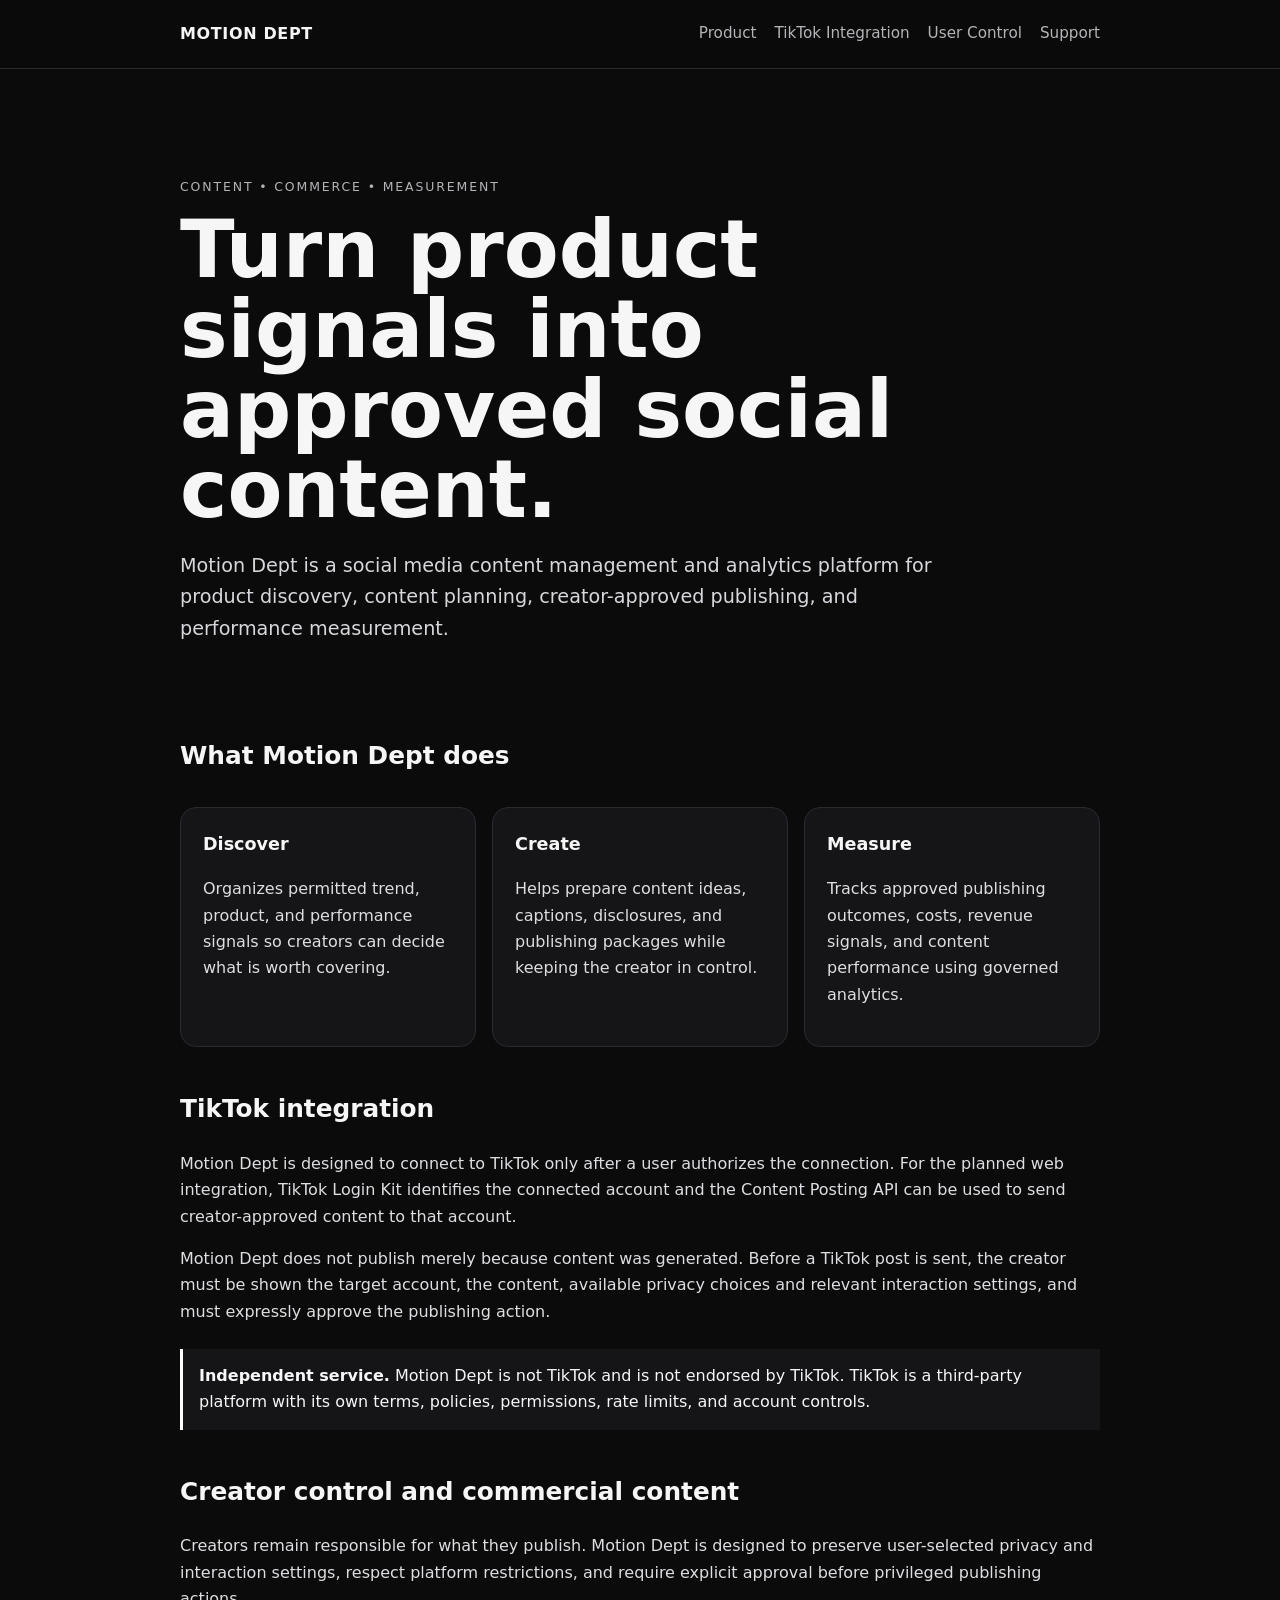
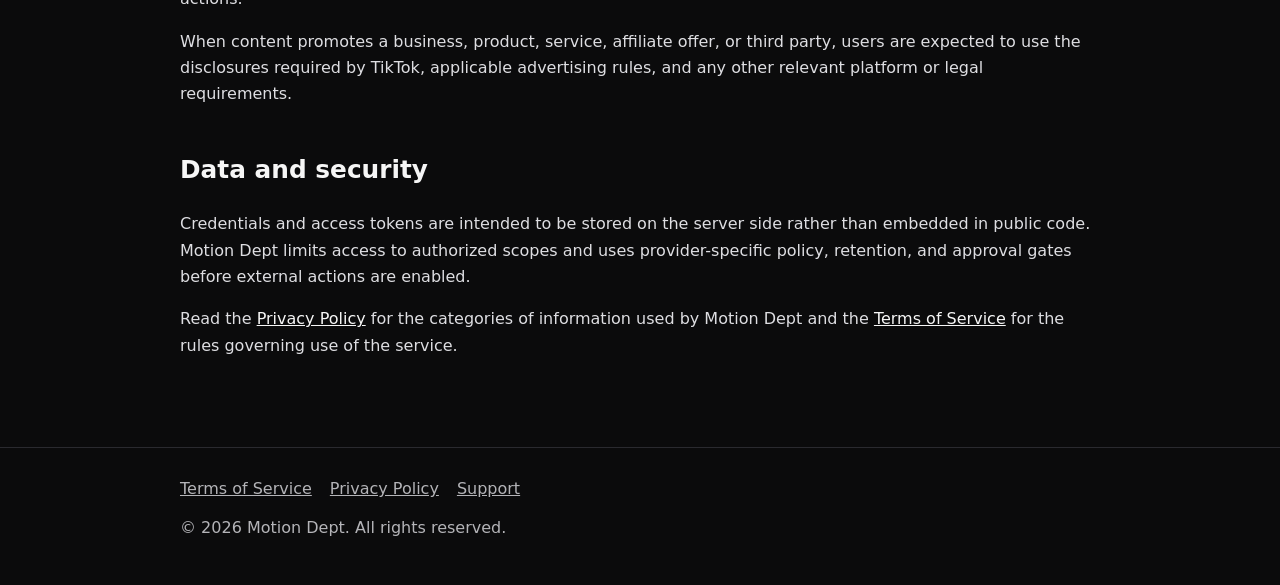
<file: index.html>
<!doctype html>
<html lang="en">
<head>
  <meta charset="utf-8">
  <meta name="viewport" content="width=device-width,initial-scale=1">
  <title>Motion Dept — Social Commerce Content Operations</title>
  <meta name="description" content="Motion Dept helps creators discover products, prepare social content, approve posts, and measure performance across connected accounts.">
  <link rel="stylesheet" href="styles.css">
</head>
<body>
<header><div class="wrap"><nav>
  <a class="brand" href="index.html">MOTION DEPT</a>
  <div class="navlinks"><a href="#product">Product</a><a href="#tiktok">TikTok Integration</a><a href="#control">User Control</a><a href="support/">Support</a></div>
</nav></div></header>
<main>
  <div class="wrap hero">
    <div class="kicker">Content • Commerce • Measurement</div>
    <h1>Turn product signals into approved social content.</h1>
    <p class="lead">Motion Dept is a social media content management and analytics platform for product discovery, content planning, creator-approved publishing, and performance measurement.</p>
  </div>
  <section class="wrap" id="product">
    <h2>What Motion Dept does</h2>
    <div class="grid">
      <article class="card"><h3>Discover</h3><p>Organizes permitted trend, product, and performance signals so creators can decide what is worth covering.</p></article>
      <article class="card"><h3>Create</h3><p>Helps prepare content ideas, captions, disclosures, and publishing packages while keeping the creator in control.</p></article>
      <article class="card"><h3>Measure</h3><p>Tracks approved publishing outcomes, costs, revenue signals, and content performance using governed analytics.</p></article>
    </div>
  </section>
  <section class="wrap" id="tiktok">
    <h2>TikTok integration</h2>
    <p>Motion Dept is designed to connect to TikTok only after a user authorizes the connection. For the planned web integration, TikTok Login Kit identifies the connected account and the Content Posting API can be used to send creator-approved content to that account.</p>
    <p>Motion Dept does not publish merely because content was generated. Before a TikTok post is sent, the creator must be shown the target account, the content, available privacy choices and relevant interaction settings, and must expressly approve the publishing action.</p>
    <div class="notice"><strong>Independent service.</strong> Motion Dept is not TikTok and is not endorsed by TikTok. TikTok is a third-party platform with its own terms, policies, permissions, rate limits, and account controls.</div>
  </section>
  <section class="wrap" id="control">
    <h2>Creator control and commercial content</h2>
    <p>Creators remain responsible for what they publish. Motion Dept is designed to preserve user-selected privacy and interaction settings, respect platform restrictions, and require explicit approval before privileged publishing actions.</p>
    <p>When content promotes a business, product, service, affiliate offer, or third party, users are expected to use the disclosures required by TikTok, applicable advertising rules, and any other relevant platform or legal requirements.</p>
    <h2>Data and security</h2>
    <p>Credentials and access tokens are intended to be stored on the server side rather than embedded in public code. Motion Dept limits access to authorized scopes and uses provider-specific policy, retention, and approval gates before external actions are enabled.</p>
    <p>Read the <a href="privacy/">Privacy Policy</a> for the categories of information used by Motion Dept and the <a href="terms/">Terms of Service</a> for the rules governing use of the service.</p>
  </section>
</main>
<footer><div class="wrap">
  <div class="links"><a href="terms/">Terms of Service</a><a href="privacy/">Privacy Policy</a><a href="support/">Support</a></div>
  <div>© 2026 Motion Dept. All rights reserved.</div>
</div></footer>
</body>
</html>
</file>
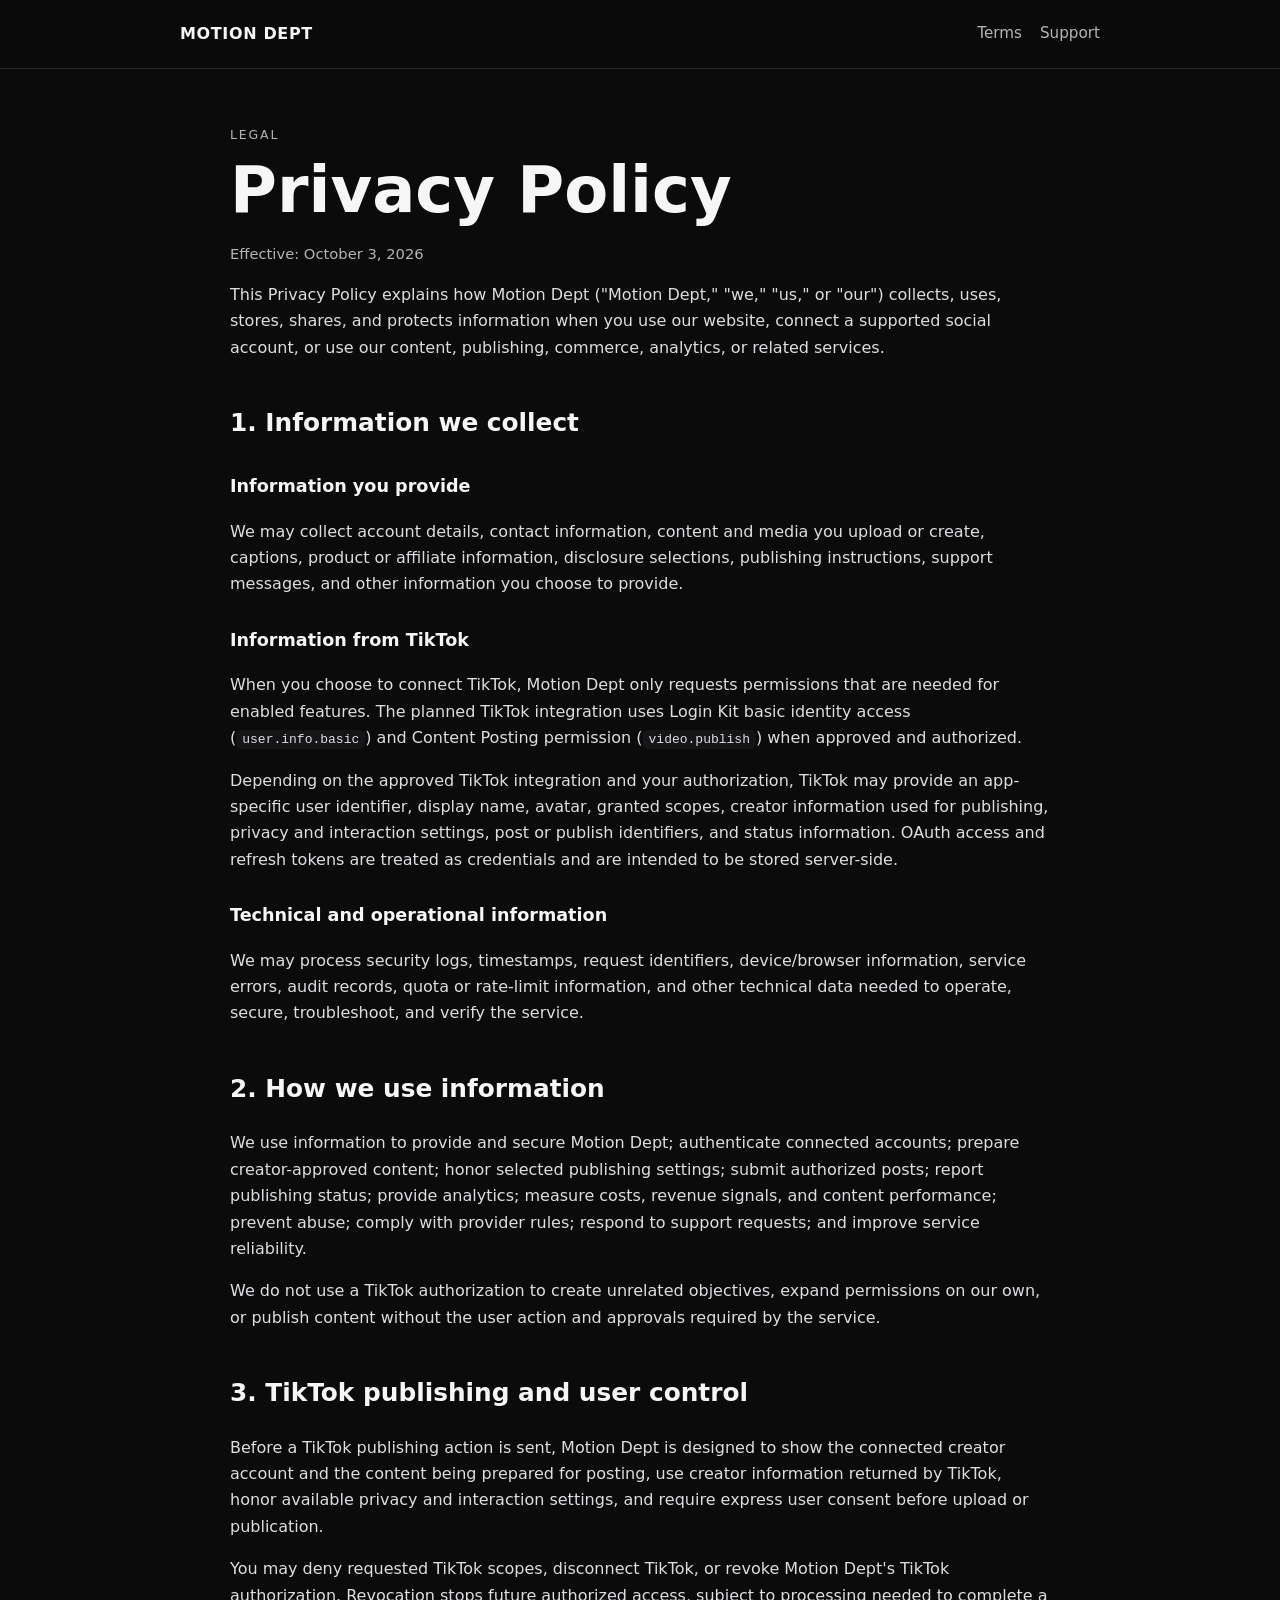
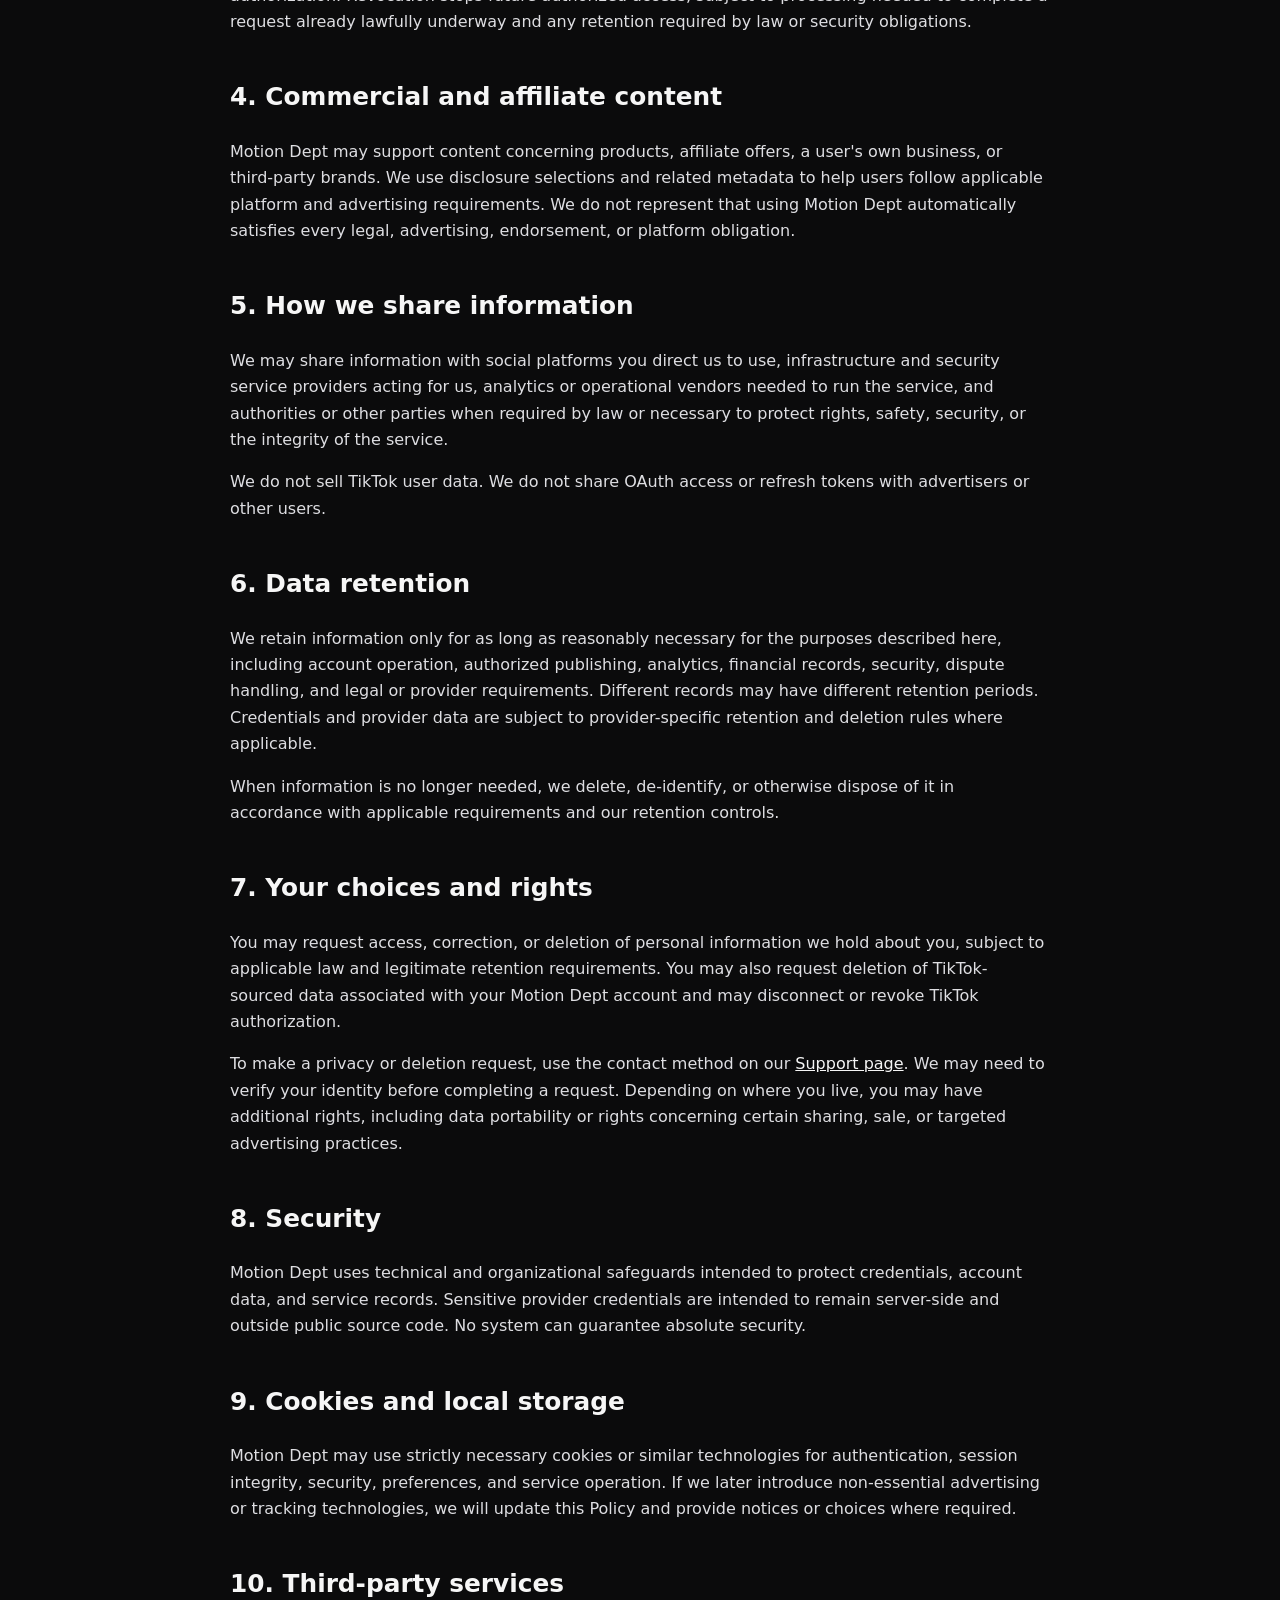
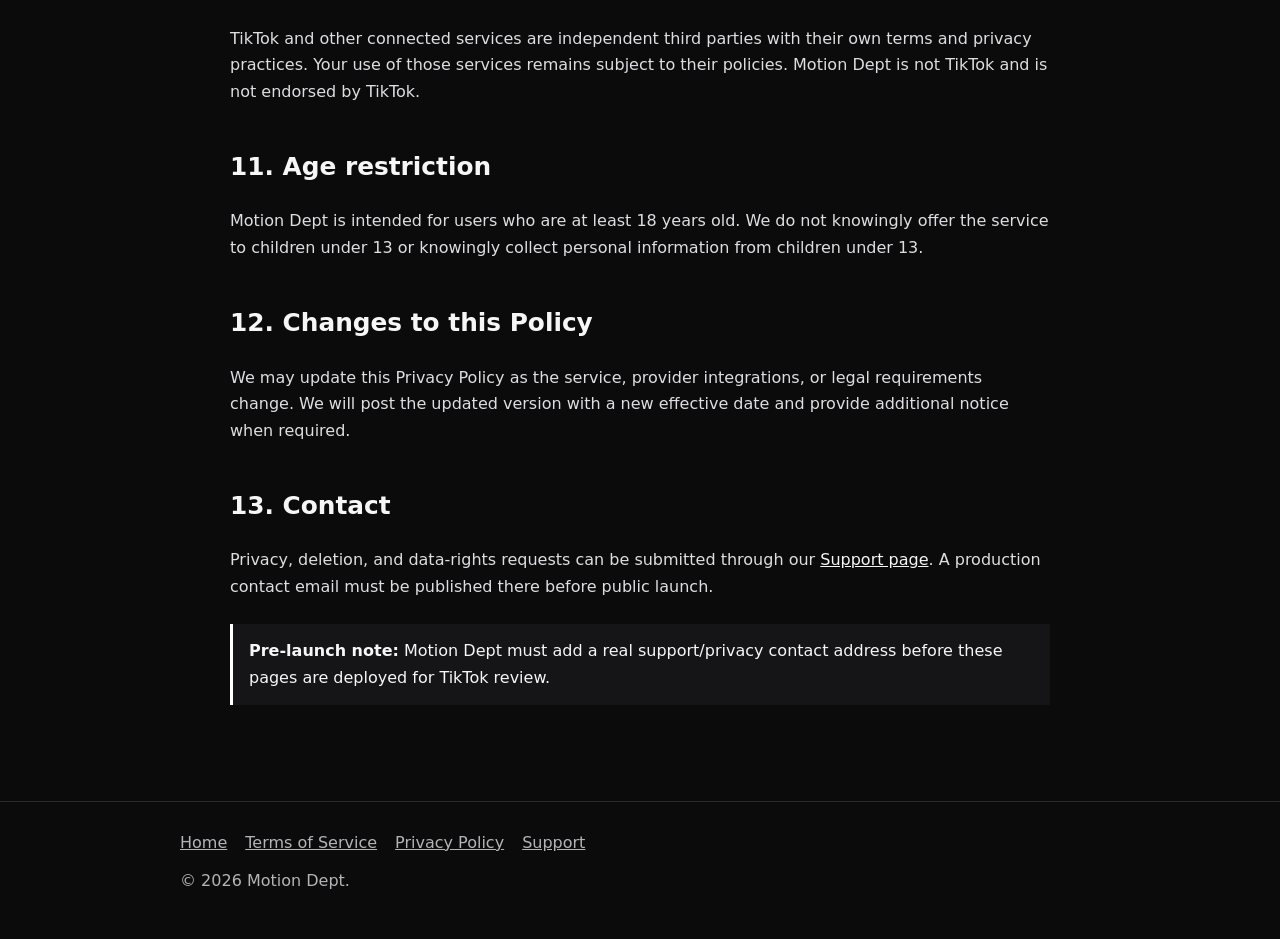
<file: privacy/index.html>
<!doctype html>
<html lang="en">
<head>
  <meta charset="utf-8"><meta name="viewport" content="width=device-width,initial-scale=1">
  <title>Privacy Policy — Motion Dept</title><link rel="stylesheet" href="../styles.css">
</head>
<body>
<header><div class="wrap"><nav><a class="brand" href="../">MOTION DEPT</a><div class="navlinks"><a href="terms/">Terms</a><a href="support/">Support</a></div></nav></div></header>
<main><article class="wrap legal">
  <div class="kicker">Legal</div><h1>Privacy Policy</h1>
  <p class="meta">Effective: October 3, 2026</p>
  <p>This Privacy Policy explains how Motion Dept ("Motion Dept," "we," "us," or "our") collects, uses, stores, shares, and protects information when you use our website, connect a supported social account, or use our content, publishing, commerce, analytics, or related services.</p>
  <h2>1. Information we collect</h2>
  <h3>Information you provide</h3>
  <p>We may collect account details, contact information, content and media you upload or create, captions, product or affiliate information, disclosure selections, publishing instructions, support messages, and other information you choose to provide.</p>
  <h3>Information from TikTok</h3>
  <p>When you choose to connect TikTok, Motion Dept only requests permissions that are needed for enabled features. The planned TikTok integration uses Login Kit basic identity access (<code>user.info.basic</code>) and Content Posting permission (<code>video.publish</code>) when approved and authorized.</p>
  <p>Depending on the approved TikTok integration and your authorization, TikTok may provide an app-specific user identifier, display name, avatar, granted scopes, creator information used for publishing, privacy and interaction settings, post or publish identifiers, and status information. OAuth access and refresh tokens are treated as credentials and are intended to be stored server-side.</p>
  <h3>Technical and operational information</h3>
  <p>We may process security logs, timestamps, request identifiers, device/browser information, service errors, audit records, quota or rate-limit information, and other technical data needed to operate, secure, troubleshoot, and verify the service.</p>
  <h2>2. How we use information</h2>
  <p>We use information to provide and secure Motion Dept; authenticate connected accounts; prepare creator-approved content; honor selected publishing settings; submit authorized posts; report publishing status; provide analytics; measure costs, revenue signals, and content performance; prevent abuse; comply with provider rules; respond to support requests; and improve service reliability.</p>
  <p>We do not use a TikTok authorization to create unrelated objectives, expand permissions on our own, or publish content without the user action and approvals required by the service.</p>
  <h2>3. TikTok publishing and user control</h2>
  <p>Before a TikTok publishing action is sent, Motion Dept is designed to show the connected creator account and the content being prepared for posting, use creator information returned by TikTok, honor available privacy and interaction settings, and require express user consent before upload or publication.</p>
  <p>You may deny requested TikTok scopes, disconnect TikTok, or revoke Motion Dept's TikTok authorization. Revocation stops future authorized access, subject to processing needed to complete a request already lawfully underway and any retention required by law or security obligations.</p>
  <h2>4. Commercial and affiliate content</h2>
  <p>Motion Dept may support content concerning products, affiliate offers, a user's own business, or third-party brands. We use disclosure selections and related metadata to help users follow applicable platform and advertising requirements. We do not represent that using Motion Dept automatically satisfies every legal, advertising, endorsement, or platform obligation.</p>
  <h2>5. How we share information</h2>
  <p>We may share information with social platforms you direct us to use, infrastructure and security service providers acting for us, analytics or operational vendors needed to run the service, and authorities or other parties when required by law or necessary to protect rights, safety, security, or the integrity of the service.</p>
  <p>We do not sell TikTok user data. We do not share OAuth access or refresh tokens with advertisers or other users.</p>
  <h2>6. Data retention</h2>
  <p>We retain information only for as long as reasonably necessary for the purposes described here, including account operation, authorized publishing, analytics, financial records, security, dispute handling, and legal or provider requirements. Different records may have different retention periods. Credentials and provider data are subject to provider-specific retention and deletion rules where applicable.</p>
  <p>When information is no longer needed, we delete, de-identify, or otherwise dispose of it in accordance with applicable requirements and our retention controls.</p>
  <h2>7. Your choices and rights</h2>
  <p>You may request access, correction, or deletion of personal information we hold about you, subject to applicable law and legitimate retention requirements. You may also request deletion of TikTok-sourced data associated with your Motion Dept account and may disconnect or revoke TikTok authorization.</p>
  <p>To make a privacy or deletion request, use the contact method on our <a href="support/">Support page</a>. We may need to verify your identity before completing a request. Depending on where you live, you may have additional rights, including data portability or rights concerning certain sharing, sale, or targeted advertising practices.</p>
  <h2>8. Security</h2>
  <p>Motion Dept uses technical and organizational safeguards intended to protect credentials, account data, and service records. Sensitive provider credentials are intended to remain server-side and outside public source code. No system can guarantee absolute security.</p>
  <h2>9. Cookies and local storage</h2>
  <p>Motion Dept may use strictly necessary cookies or similar technologies for authentication, session integrity, security, preferences, and service operation. If we later introduce non-essential advertising or tracking technologies, we will update this Policy and provide notices or choices where required.</p>
  <h2>10. Third-party services</h2>
  <p>TikTok and other connected services are independent third parties with their own terms and privacy practices. Your use of those services remains subject to their policies. Motion Dept is not TikTok and is not endorsed by TikTok.</p>
  <h2>11. Age restriction</h2>
  <p>Motion Dept is intended for users who are at least 18 years old. We do not knowingly offer the service to children under 13 or knowingly collect personal information from children under 13.</p>
  <h2>12. Changes to this Policy</h2>
  <p>We may update this Privacy Policy as the service, provider integrations, or legal requirements change. We will post the updated version with a new effective date and provide additional notice when required.</p>
  <h2>13. Contact</h2>
  <p>Privacy, deletion, and data-rights requests can be submitted through our <a href="support/">Support page</a>. A production contact email must be published there before public launch.</p>
  <div class="notice"><strong>Pre-launch note:</strong> Motion Dept must add a real support/privacy contact address before these pages are deployed for TikTok review.</div>
</article></main>
<footer><div class="wrap"><div class="links"><a href="../">Home</a><a href="terms/">Terms of Service</a><a href="privacy/">Privacy Policy</a><a href="support/">Support</a></div><div>© 2026 Motion Dept.</div></div></footer>
</body></html>
</file>
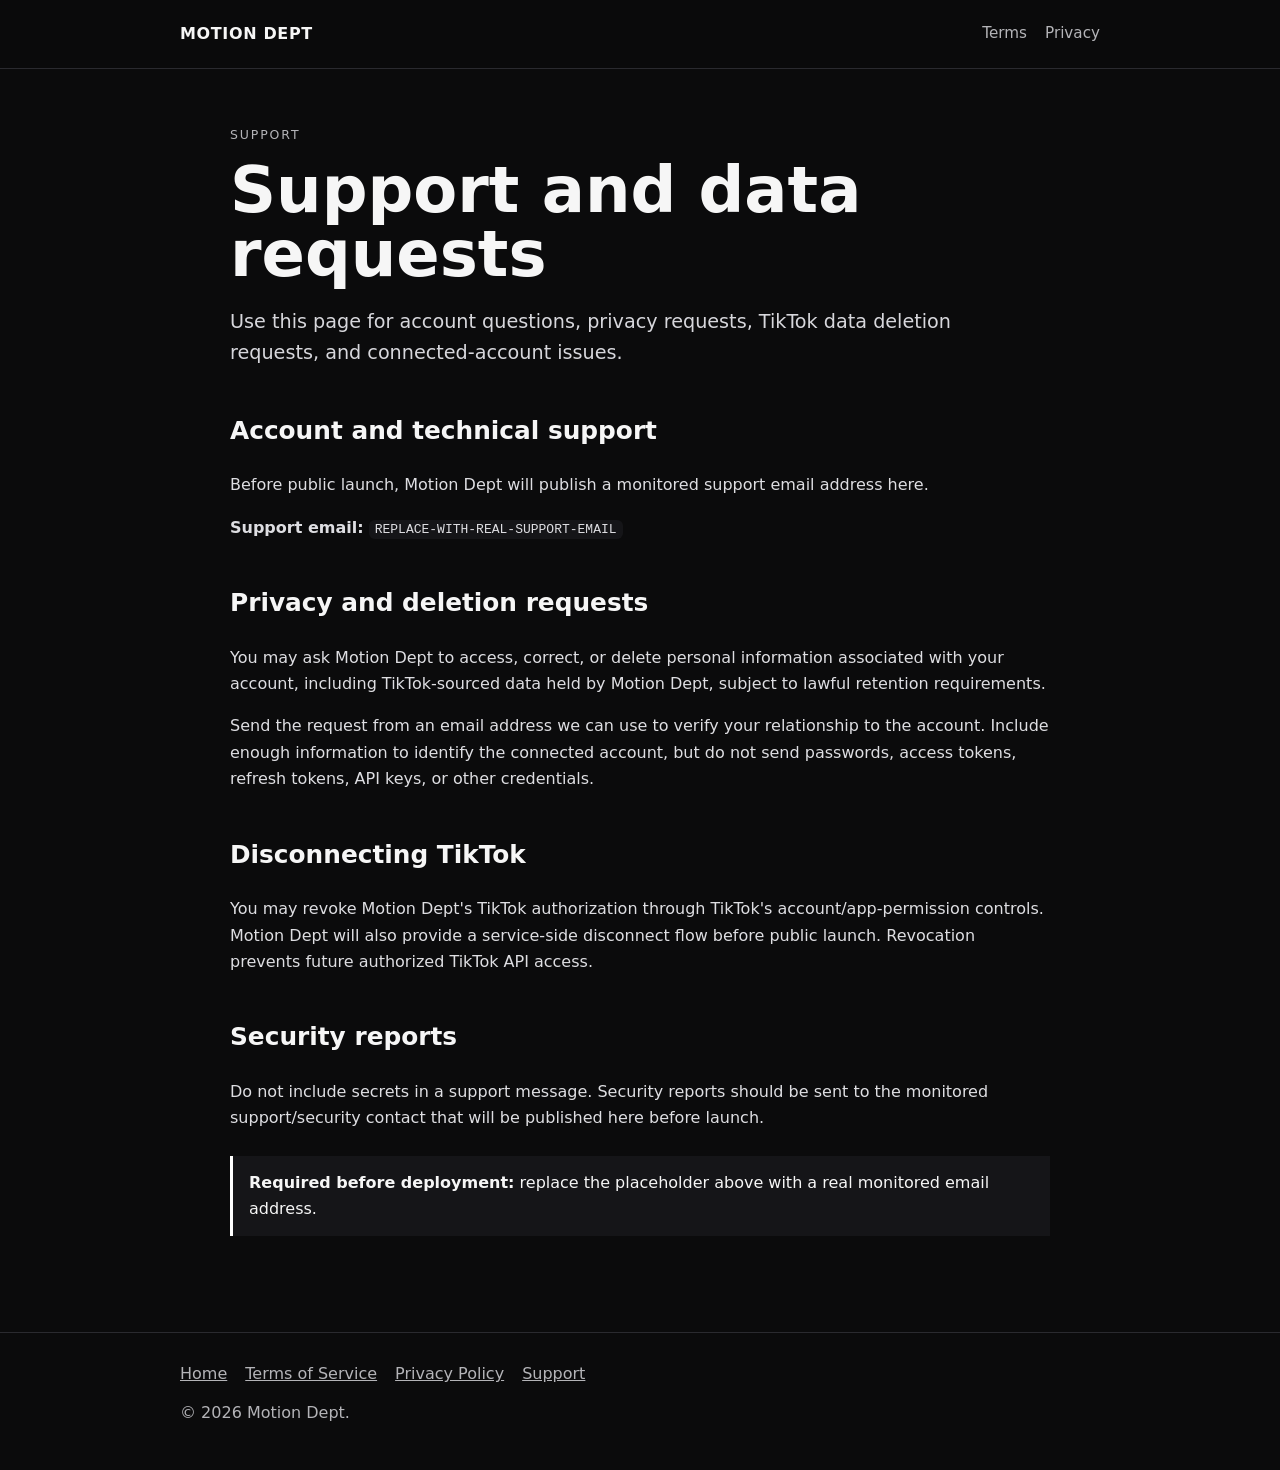
<file: support/index.html>
<!doctype html>
<html lang="en">
<head>
  <meta charset="utf-8"><meta name="viewport" content="width=device-width,initial-scale=1">
  <title>Support — Motion Dept</title><link rel="stylesheet" href="../styles.css">
</head>
<body>
<header><div class="wrap"><nav><a class="brand" href="../">MOTION DEPT</a><div class="navlinks"><a href="terms/">Terms</a><a href="privacy/">Privacy</a></div></nav></div></header>
<main><article class="wrap legal">
  <div class="kicker">Support</div><h1>Support and data requests</h1>
  <p class="lead">Use this page for account questions, privacy requests, TikTok data deletion requests, and connected-account issues.</p>
  <h2>Account and technical support</h2>
  <p>Before public launch, Motion Dept will publish a monitored support email address here.</p>
  <p><strong>Support email:</strong> <code>REPLACE-WITH-REAL-SUPPORT-EMAIL</code></p>
  <h2>Privacy and deletion requests</h2>
  <p>You may ask Motion Dept to access, correct, or delete personal information associated with your account, including TikTok-sourced data held by Motion Dept, subject to lawful retention requirements.</p>
  <p>Send the request from an email address we can use to verify your relationship to the account. Include enough information to identify the connected account, but do not send passwords, access tokens, refresh tokens, API keys, or other credentials.</p>
  <h2>Disconnecting TikTok</h2>
  <p>You may revoke Motion Dept's TikTok authorization through TikTok's account/app-permission controls. Motion Dept will also provide a service-side disconnect flow before public launch. Revocation prevents future authorized TikTok API access.</p>
  <h2>Security reports</h2>
  <p>Do not include secrets in a support message. Security reports should be sent to the monitored support/security contact that will be published here before launch.</p>
  <div class="notice"><strong>Required before deployment:</strong> replace the placeholder above with a real monitored email address.</div>
</article></main>
<footer><div class="wrap"><div class="links"><a href="../">Home</a><a href="terms/">Terms of Service</a><a href="privacy/">Privacy Policy</a><a href="support/">Support</a></div><div>© 2026 Motion Dept.</div></div></footer>
</body></html>
</file>
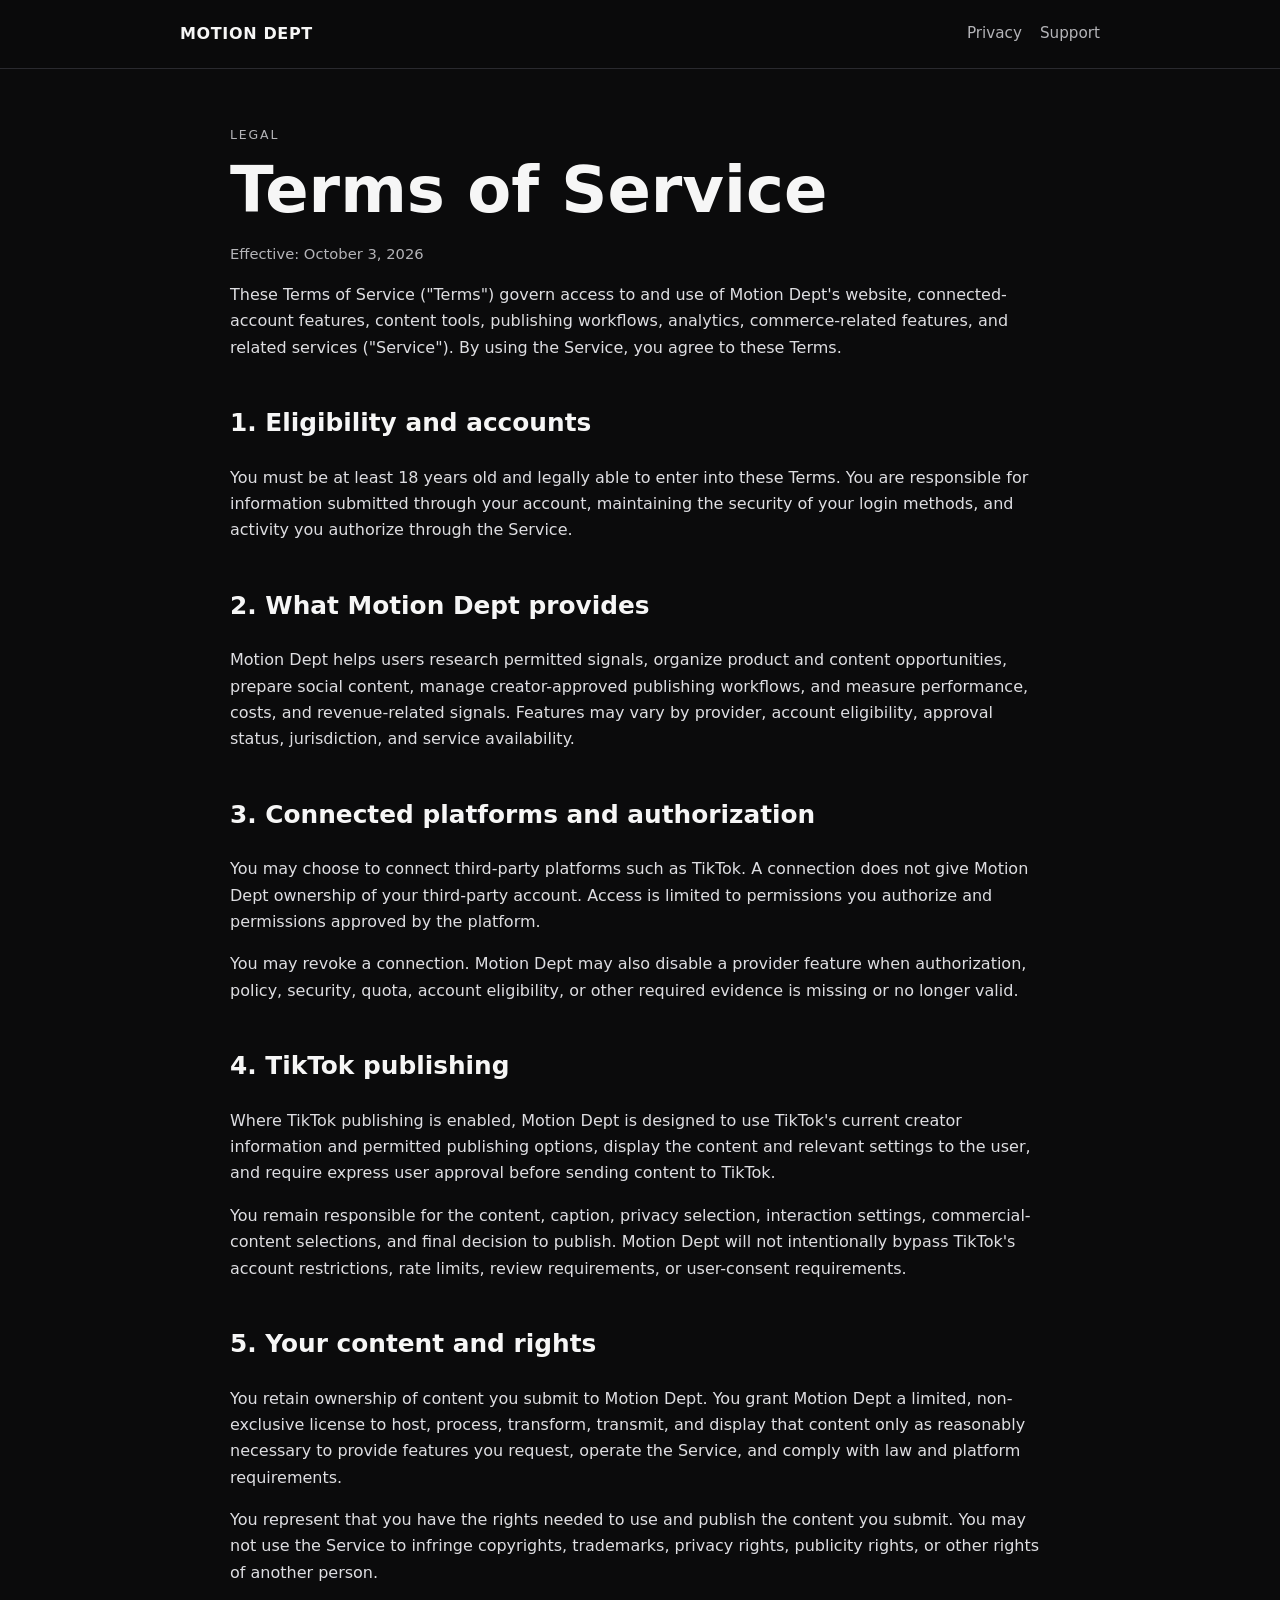
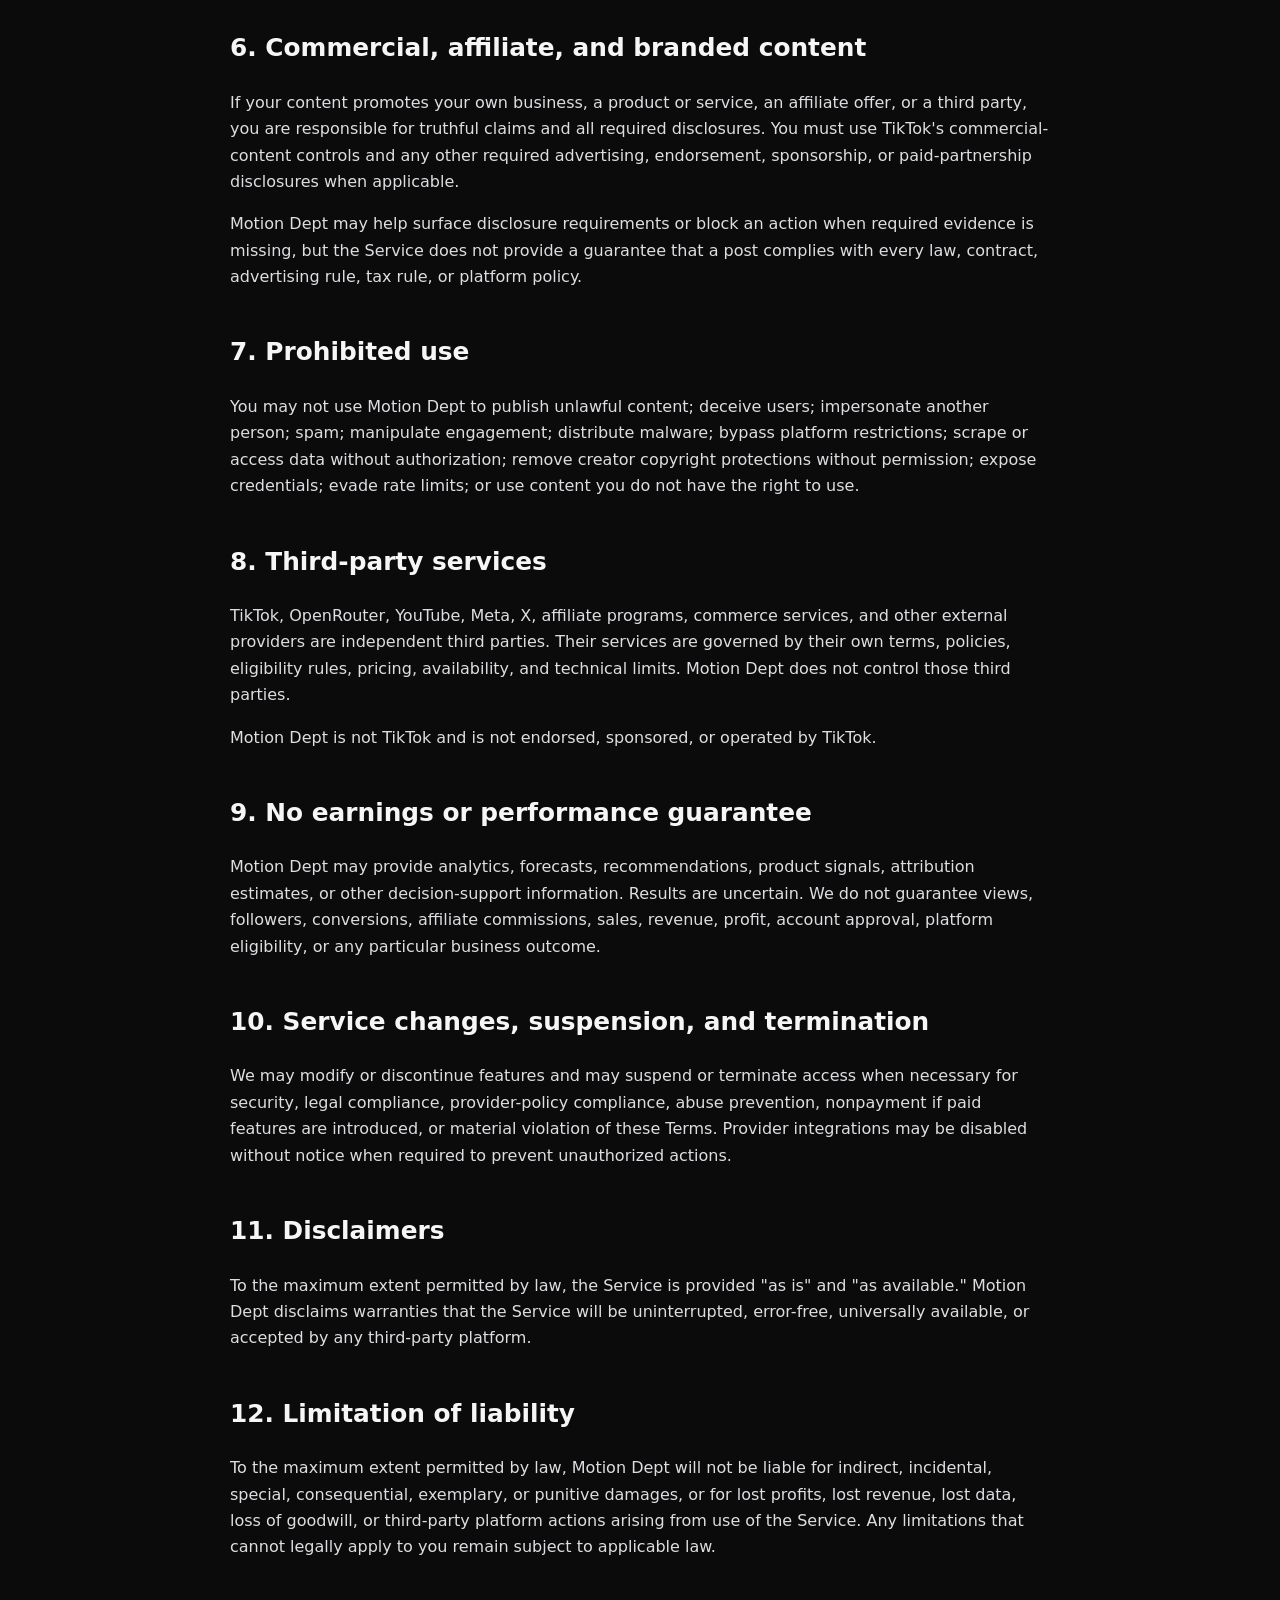
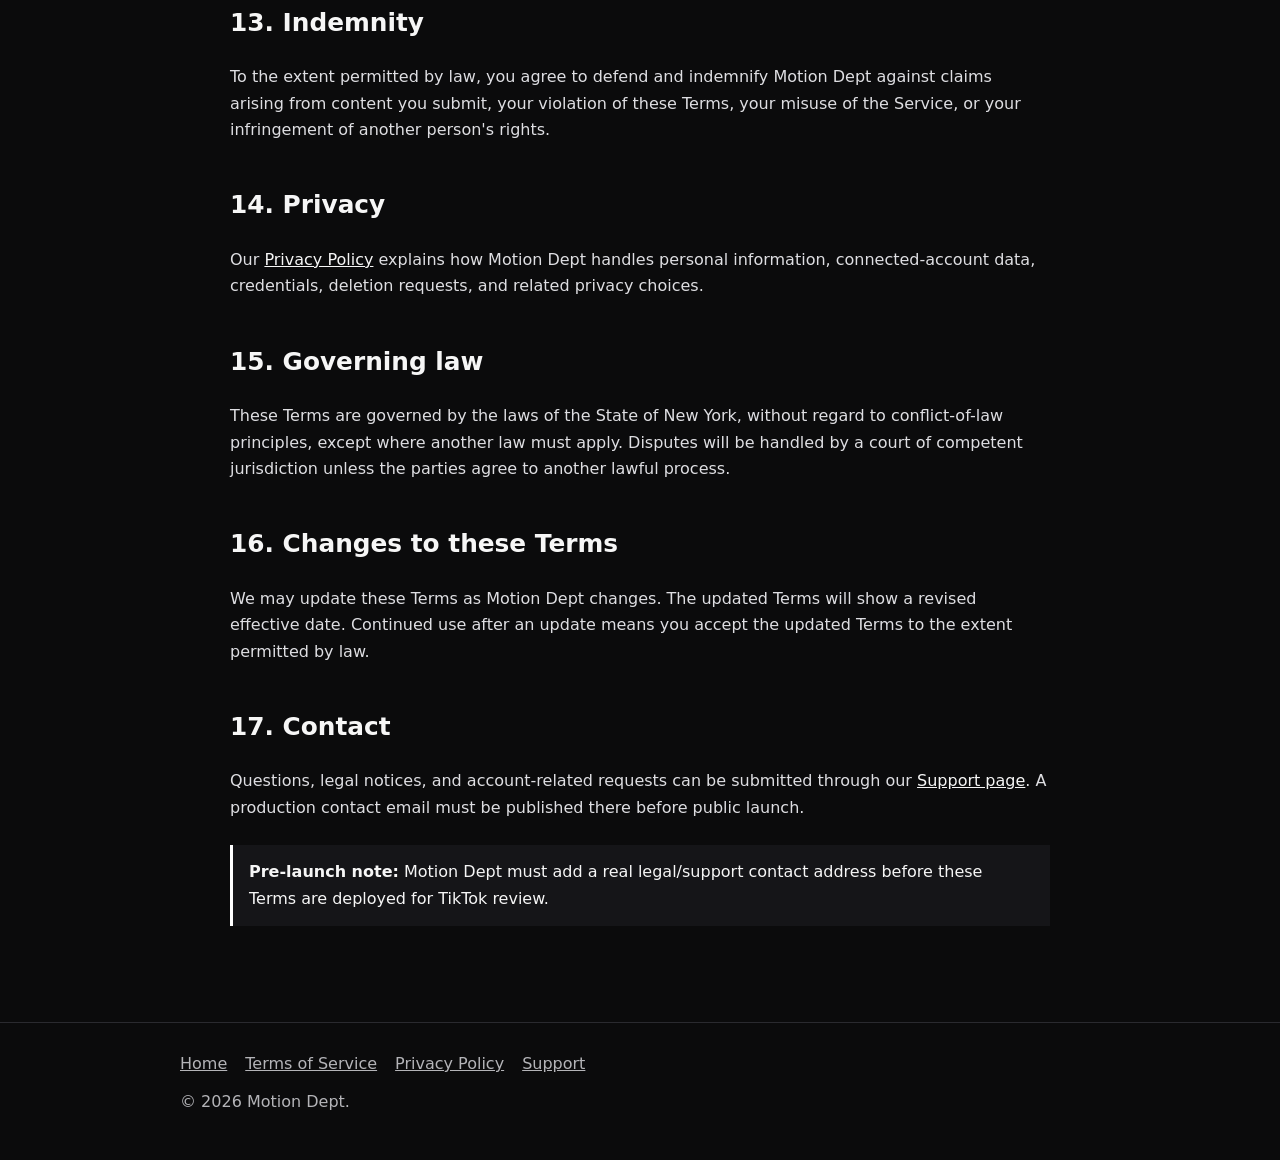
<file: terms/index.html>
<!doctype html>
<html lang="en">
<head>
  <meta charset="utf-8"><meta name="viewport" content="width=device-width,initial-scale=1">
  <title>Terms of Service — Motion Dept</title><link rel="stylesheet" href="../styles.css">
</head>
<body>
<header><div class="wrap"><nav><a class="brand" href="../">MOTION DEPT</a><div class="navlinks"><a href="privacy/">Privacy</a><a href="support/">Support</a></div></nav></div></header>
<main><article class="wrap legal">
  <div class="kicker">Legal</div><h1>Terms of Service</h1>
  <p class="meta">Effective: October 3, 2026</p>
  <p>These Terms of Service ("Terms") govern access to and use of Motion Dept's website, connected-account features, content tools, publishing workflows, analytics, commerce-related features, and related services ("Service"). By using the Service, you agree to these Terms.</p>
  <h2>1. Eligibility and accounts</h2>
  <p>You must be at least 18 years old and legally able to enter into these Terms. You are responsible for information submitted through your account, maintaining the security of your login methods, and activity you authorize through the Service.</p>
  <h2>2. What Motion Dept provides</h2>
  <p>Motion Dept helps users research permitted signals, organize product and content opportunities, prepare social content, manage creator-approved publishing workflows, and measure performance, costs, and revenue-related signals. Features may vary by provider, account eligibility, approval status, jurisdiction, and service availability.</p>
  <h2>3. Connected platforms and authorization</h2>
  <p>You may choose to connect third-party platforms such as TikTok. A connection does not give Motion Dept ownership of your third-party account. Access is limited to permissions you authorize and permissions approved by the platform.</p>
  <p>You may revoke a connection. Motion Dept may also disable a provider feature when authorization, policy, security, quota, account eligibility, or other required evidence is missing or no longer valid.</p>
  <h2>4. TikTok publishing</h2>
  <p>Where TikTok publishing is enabled, Motion Dept is designed to use TikTok's current creator information and permitted publishing options, display the content and relevant settings to the user, and require express user approval before sending content to TikTok.</p>
  <p>You remain responsible for the content, caption, privacy selection, interaction settings, commercial-content selections, and final decision to publish. Motion Dept will not intentionally bypass TikTok's account restrictions, rate limits, review requirements, or user-consent requirements.</p>
  <h2>5. Your content and rights</h2>
  <p>You retain ownership of content you submit to Motion Dept. You grant Motion Dept a limited, non-exclusive license to host, process, transform, transmit, and display that content only as reasonably necessary to provide features you request, operate the Service, and comply with law and platform requirements.</p>
  <p>You represent that you have the rights needed to use and publish the content you submit. You may not use the Service to infringe copyrights, trademarks, privacy rights, publicity rights, or other rights of another person.</p>
  <h2>6. Commercial, affiliate, and branded content</h2>
  <p>If your content promotes your own business, a product or service, an affiliate offer, or a third party, you are responsible for truthful claims and all required disclosures. You must use TikTok's commercial-content controls and any other required advertising, endorsement, sponsorship, or paid-partnership disclosures when applicable.</p>
  <p>Motion Dept may help surface disclosure requirements or block an action when required evidence is missing, but the Service does not provide a guarantee that a post complies with every law, contract, advertising rule, tax rule, or platform policy.</p>
  <h2>7. Prohibited use</h2>
  <p>You may not use Motion Dept to publish unlawful content; deceive users; impersonate another person; spam; manipulate engagement; distribute malware; bypass platform restrictions; scrape or access data without authorization; remove creator copyright protections without permission; expose credentials; evade rate limits; or use content you do not have the right to use.</p>
  <h2>8. Third-party services</h2>
  <p>TikTok, OpenRouter, YouTube, Meta, X, affiliate programs, commerce services, and other external providers are independent third parties. Their services are governed by their own terms, policies, eligibility rules, pricing, availability, and technical limits. Motion Dept does not control those third parties.</p>
  <p>Motion Dept is not TikTok and is not endorsed, sponsored, or operated by TikTok.</p>
  <h2>9. No earnings or performance guarantee</h2>
  <p>Motion Dept may provide analytics, forecasts, recommendations, product signals, attribution estimates, or other decision-support information. Results are uncertain. We do not guarantee views, followers, conversions, affiliate commissions, sales, revenue, profit, account approval, platform eligibility, or any particular business outcome.</p>
  <h2>10. Service changes, suspension, and termination</h2>
  <p>We may modify or discontinue features and may suspend or terminate access when necessary for security, legal compliance, provider-policy compliance, abuse prevention, nonpayment if paid features are introduced, or material violation of these Terms. Provider integrations may be disabled without notice when required to prevent unauthorized actions.</p>
  <h2>11. Disclaimers</h2>
  <p>To the maximum extent permitted by law, the Service is provided "as is" and "as available." Motion Dept disclaims warranties that the Service will be uninterrupted, error-free, universally available, or accepted by any third-party platform.</p>
  <h2>12. Limitation of liability</h2>
  <p>To the maximum extent permitted by law, Motion Dept will not be liable for indirect, incidental, special, consequential, exemplary, or punitive damages, or for lost profits, lost revenue, lost data, loss of goodwill, or third-party platform actions arising from use of the Service. Any limitations that cannot legally apply to you remain subject to applicable law.</p>
  <h2>13. Indemnity</h2>
  <p>To the extent permitted by law, you agree to defend and indemnify Motion Dept against claims arising from content you submit, your violation of these Terms, your misuse of the Service, or your infringement of another person's rights.</p>
  <h2>14. Privacy</h2>
  <p>Our <a href="privacy/">Privacy Policy</a> explains how Motion Dept handles personal information, connected-account data, credentials, deletion requests, and related privacy choices.</p>
  <h2>15. Governing law</h2>
  <p>These Terms are governed by the laws of the State of New York, without regard to conflict-of-law principles, except where another law must apply. Disputes will be handled by a court of competent jurisdiction unless the parties agree to another lawful process.</p>
  <h2>16. Changes to these Terms</h2>
  <p>We may update these Terms as Motion Dept changes. The updated Terms will show a revised effective date. Continued use after an update means you accept the updated Terms to the extent permitted by law.</p>
  <h2>17. Contact</h2>
  <p>Questions, legal notices, and account-related requests can be submitted through our <a href="support/">Support page</a>. A production contact email must be published there before public launch.</p>
  <div class="notice"><strong>Pre-launch note:</strong> Motion Dept must add a real legal/support contact address before these Terms are deployed for TikTok review.</div>
</article></main>
<footer><div class="wrap"><div class="links"><a href="../">Home</a><a href="terms/">Terms of Service</a><a href="privacy/">Privacy Policy</a><a href="support/">Support</a></div><div>© 2026 Motion Dept.</div></div></footer>
</body></html>
</file>
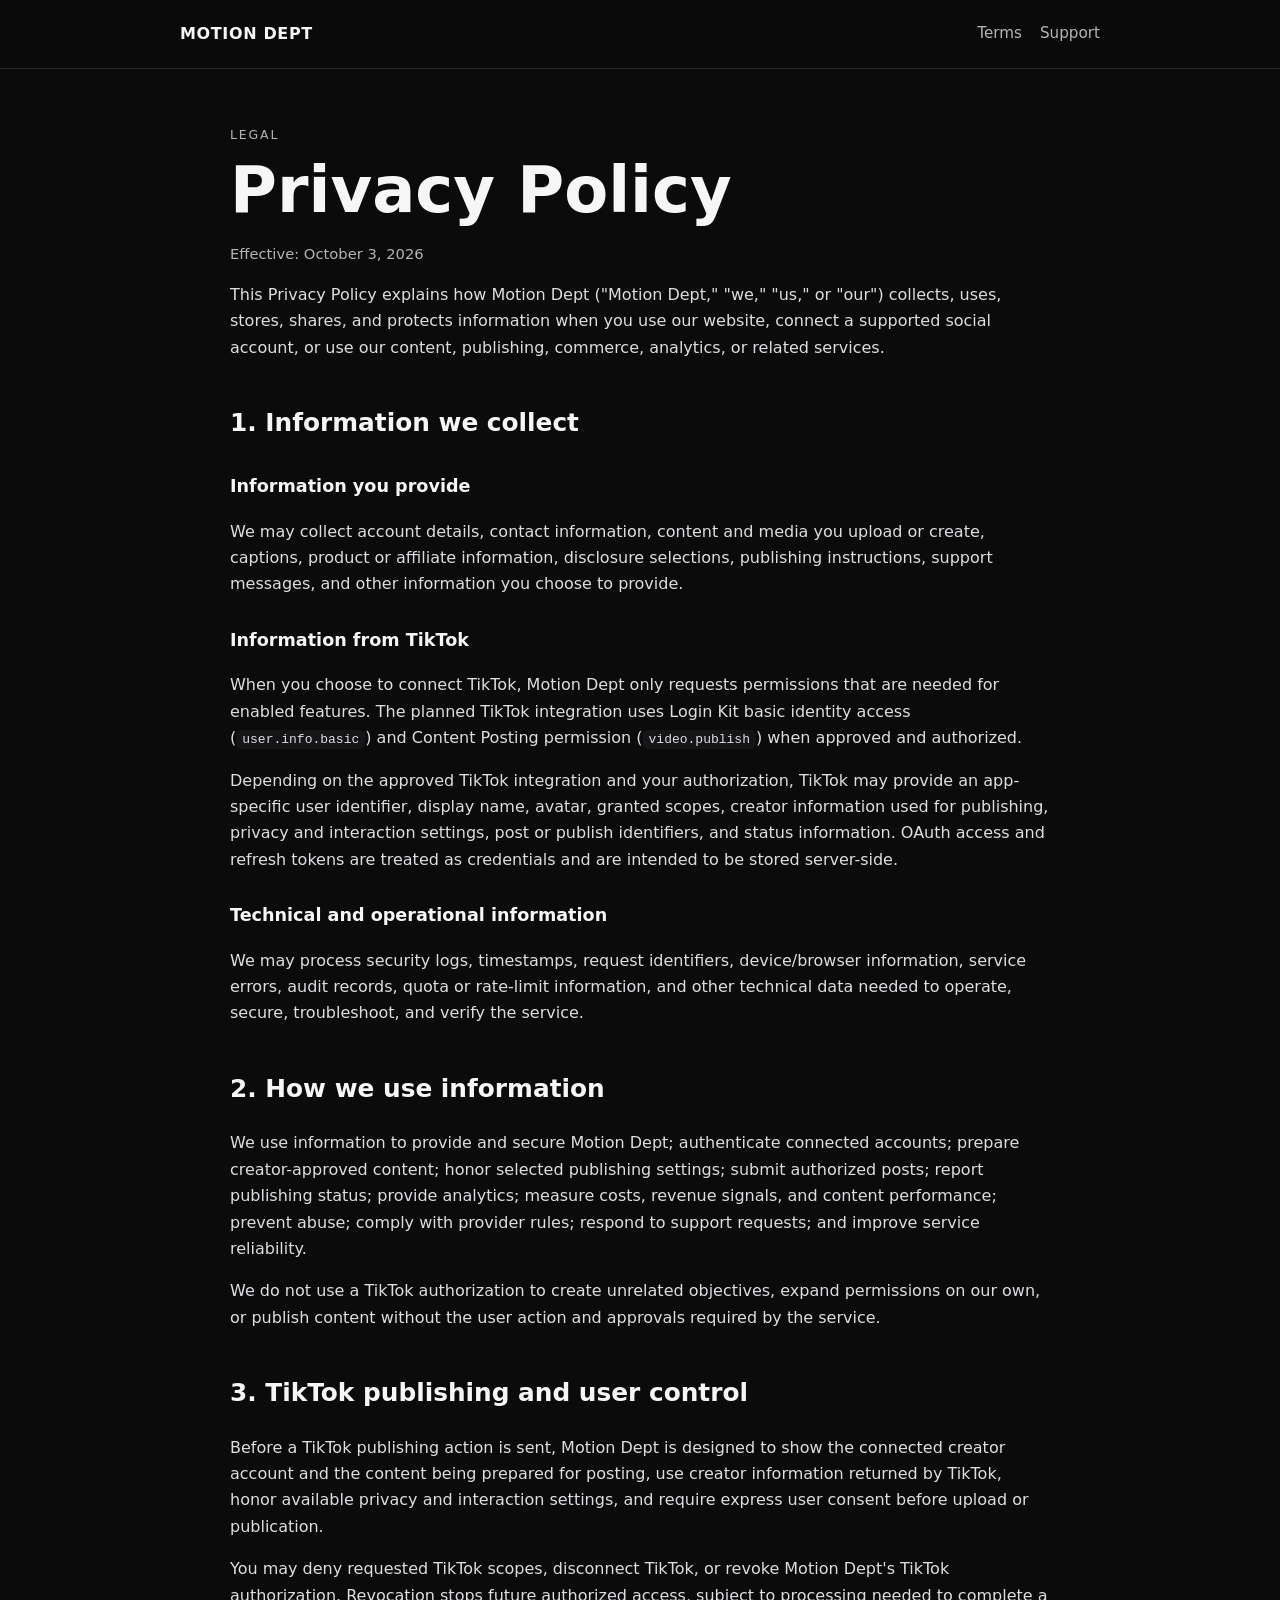
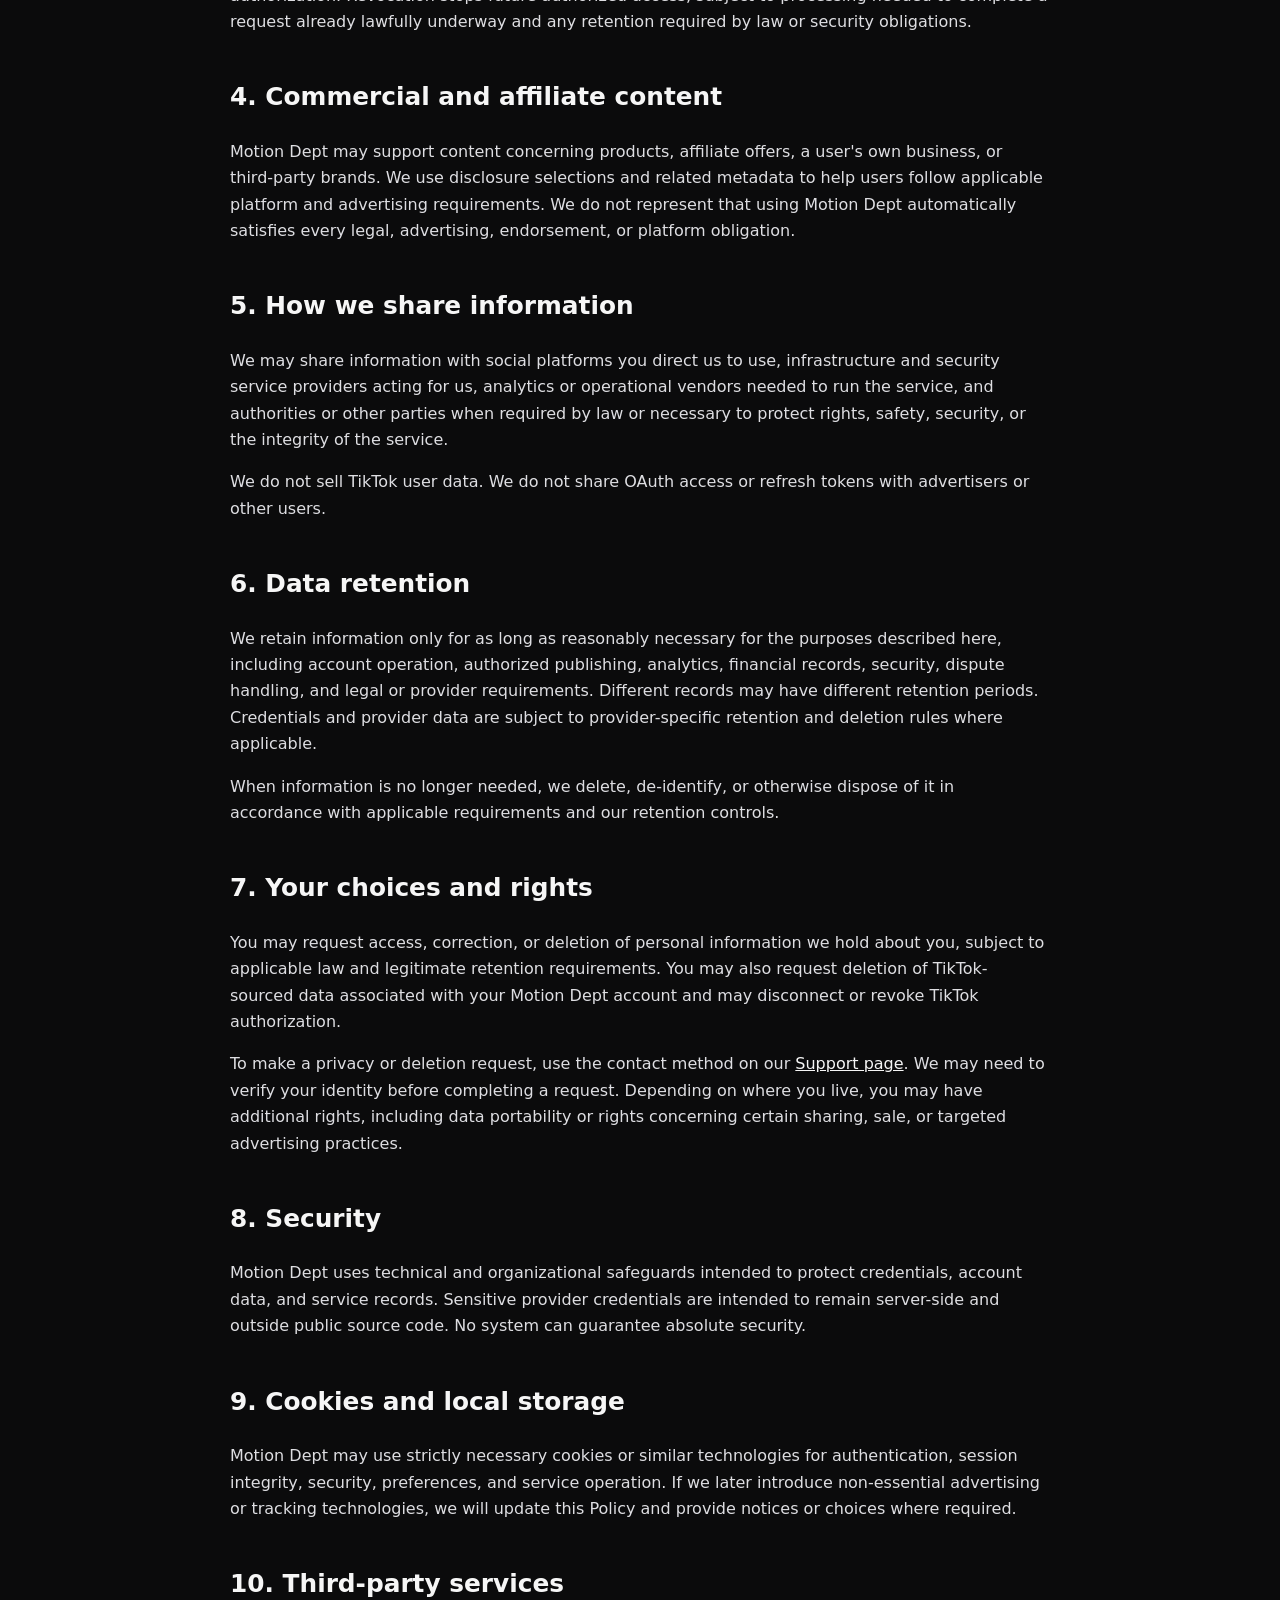
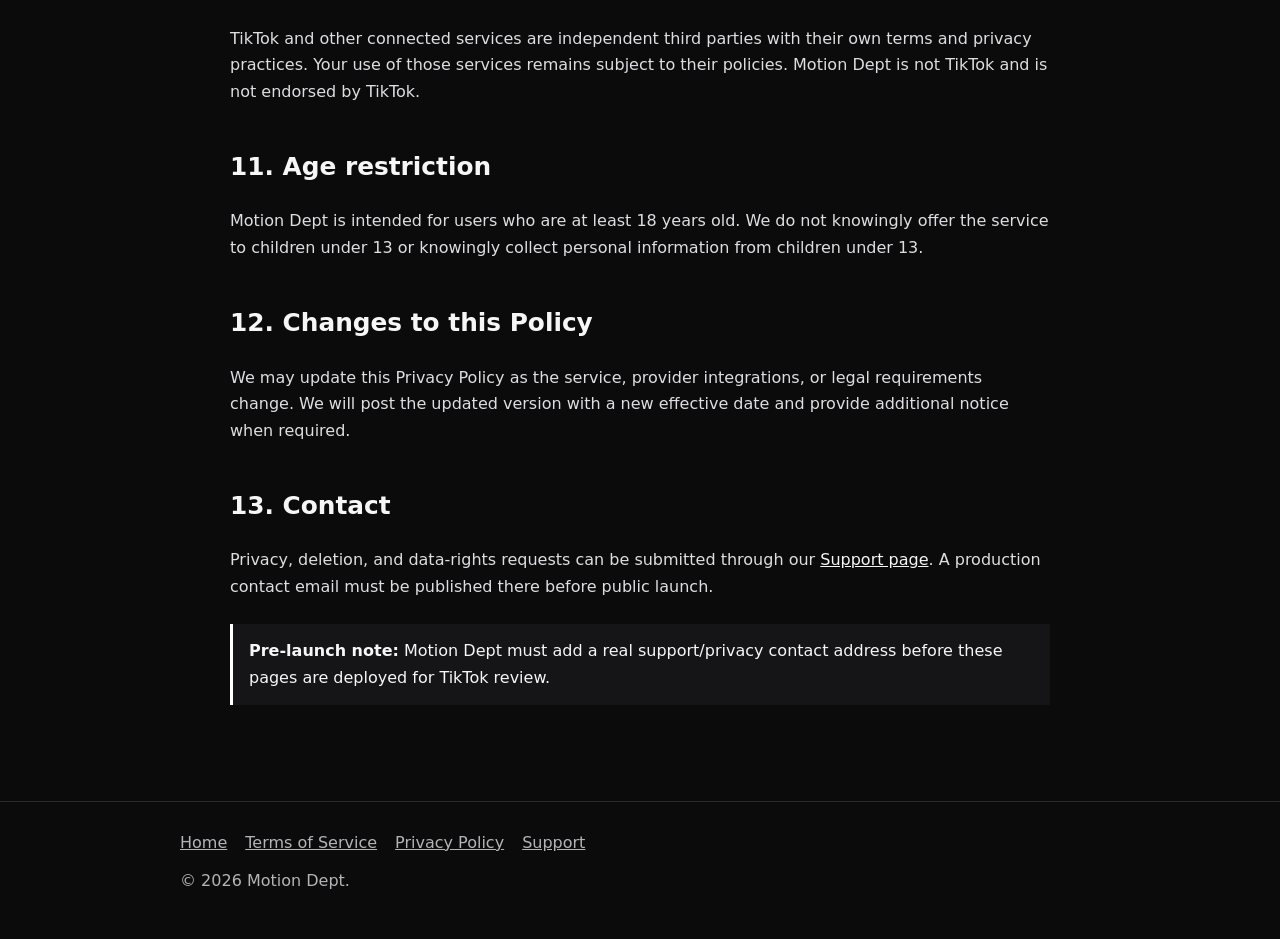
<file: privacy.html>
<!doctype html>
<html lang="en">
<head>
  <meta charset="utf-8"><meta name="viewport" content="width=device-width,initial-scale=1">
  <title>Privacy Policy — Motion Dept</title><link rel="stylesheet" href="styles.css">
</head>
<body>
<header><div class="wrap"><nav><a class="brand" href="index.html">MOTION DEPT</a><div class="navlinks"><a href="terms.html">Terms</a><a href="support.html">Support</a></div></nav></div></header>
<main><article class="wrap legal">
  <div class="kicker">Legal</div><h1>Privacy Policy</h1>
  <p class="meta">Effective: October 3, 2026</p>
  <p>This Privacy Policy explains how Motion Dept ("Motion Dept," "we," "us," or "our") collects, uses, stores, shares, and protects information when you use our website, connect a supported social account, or use our content, publishing, commerce, analytics, or related services.</p>
  <h2>1. Information we collect</h2>
  <h3>Information you provide</h3>
  <p>We may collect account details, contact information, content and media you upload or create, captions, product or affiliate information, disclosure selections, publishing instructions, support messages, and other information you choose to provide.</p>
  <h3>Information from TikTok</h3>
  <p>When you choose to connect TikTok, Motion Dept only requests permissions that are needed for enabled features. The planned TikTok integration uses Login Kit basic identity access (<code>user.info.basic</code>) and Content Posting permission (<code>video.publish</code>) when approved and authorized.</p>
  <p>Depending on the approved TikTok integration and your authorization, TikTok may provide an app-specific user identifier, display name, avatar, granted scopes, creator information used for publishing, privacy and interaction settings, post or publish identifiers, and status information. OAuth access and refresh tokens are treated as credentials and are intended to be stored server-side.</p>
  <h3>Technical and operational information</h3>
  <p>We may process security logs, timestamps, request identifiers, device/browser information, service errors, audit records, quota or rate-limit information, and other technical data needed to operate, secure, troubleshoot, and verify the service.</p>
  <h2>2. How we use information</h2>
  <p>We use information to provide and secure Motion Dept; authenticate connected accounts; prepare creator-approved content; honor selected publishing settings; submit authorized posts; report publishing status; provide analytics; measure costs, revenue signals, and content performance; prevent abuse; comply with provider rules; respond to support requests; and improve service reliability.</p>
  <p>We do not use a TikTok authorization to create unrelated objectives, expand permissions on our own, or publish content without the user action and approvals required by the service.</p>
  <h2>3. TikTok publishing and user control</h2>
  <p>Before a TikTok publishing action is sent, Motion Dept is designed to show the connected creator account and the content being prepared for posting, use creator information returned by TikTok, honor available privacy and interaction settings, and require express user consent before upload or publication.</p>
  <p>You may deny requested TikTok scopes, disconnect TikTok, or revoke Motion Dept's TikTok authorization. Revocation stops future authorized access, subject to processing needed to complete a request already lawfully underway and any retention required by law or security obligations.</p>
  <h2>4. Commercial and affiliate content</h2>
  <p>Motion Dept may support content concerning products, affiliate offers, a user's own business, or third-party brands. We use disclosure selections and related metadata to help users follow applicable platform and advertising requirements. We do not represent that using Motion Dept automatically satisfies every legal, advertising, endorsement, or platform obligation.</p>
  <h2>5. How we share information</h2>
  <p>We may share information with social platforms you direct us to use, infrastructure and security service providers acting for us, analytics or operational vendors needed to run the service, and authorities or other parties when required by law or necessary to protect rights, safety, security, or the integrity of the service.</p>
  <p>We do not sell TikTok user data. We do not share OAuth access or refresh tokens with advertisers or other users.</p>
  <h2>6. Data retention</h2>
  <p>We retain information only for as long as reasonably necessary for the purposes described here, including account operation, authorized publishing, analytics, financial records, security, dispute handling, and legal or provider requirements. Different records may have different retention periods. Credentials and provider data are subject to provider-specific retention and deletion rules where applicable.</p>
  <p>When information is no longer needed, we delete, de-identify, or otherwise dispose of it in accordance with applicable requirements and our retention controls.</p>
  <h2>7. Your choices and rights</h2>
  <p>You may request access, correction, or deletion of personal information we hold about you, subject to applicable law and legitimate retention requirements. You may also request deletion of TikTok-sourced data associated with your Motion Dept account and may disconnect or revoke TikTok authorization.</p>
  <p>To make a privacy or deletion request, use the contact method on our <a href="support.html">Support page</a>. We may need to verify your identity before completing a request. Depending on where you live, you may have additional rights, including data portability or rights concerning certain sharing, sale, or targeted advertising practices.</p>
  <h2>8. Security</h2>
  <p>Motion Dept uses technical and organizational safeguards intended to protect credentials, account data, and service records. Sensitive provider credentials are intended to remain server-side and outside public source code. No system can guarantee absolute security.</p>
  <h2>9. Cookies and local storage</h2>
  <p>Motion Dept may use strictly necessary cookies or similar technologies for authentication, session integrity, security, preferences, and service operation. If we later introduce non-essential advertising or tracking technologies, we will update this Policy and provide notices or choices where required.</p>
  <h2>10. Third-party services</h2>
  <p>TikTok and other connected services are independent third parties with their own terms and privacy practices. Your use of those services remains subject to their policies. Motion Dept is not TikTok and is not endorsed by TikTok.</p>
  <h2>11. Age restriction</h2>
  <p>Motion Dept is intended for users who are at least 18 years old. We do not knowingly offer the service to children under 13 or knowingly collect personal information from children under 13.</p>
  <h2>12. Changes to this Policy</h2>
  <p>We may update this Privacy Policy as the service, provider integrations, or legal requirements change. We will post the updated version with a new effective date and provide additional notice when required.</p>
  <h2>13. Contact</h2>
  <p>Privacy, deletion, and data-rights requests can be submitted through our <a href="support.html">Support page</a>. A production contact email must be published there before public launch.</p>
  <div class="notice"><strong>Pre-launch note:</strong> Motion Dept must add a real support/privacy contact address before these pages are deployed for TikTok review.</div>
</article></main>
<footer><div class="wrap"><div class="links"><a href="index.html">Home</a><a href="terms.html">Terms of Service</a><a href="privacy.html">Privacy Policy</a><a href="support.html">Support</a></div><div>© 2026 Motion Dept.</div></div></footer>
</body></html>
</file>
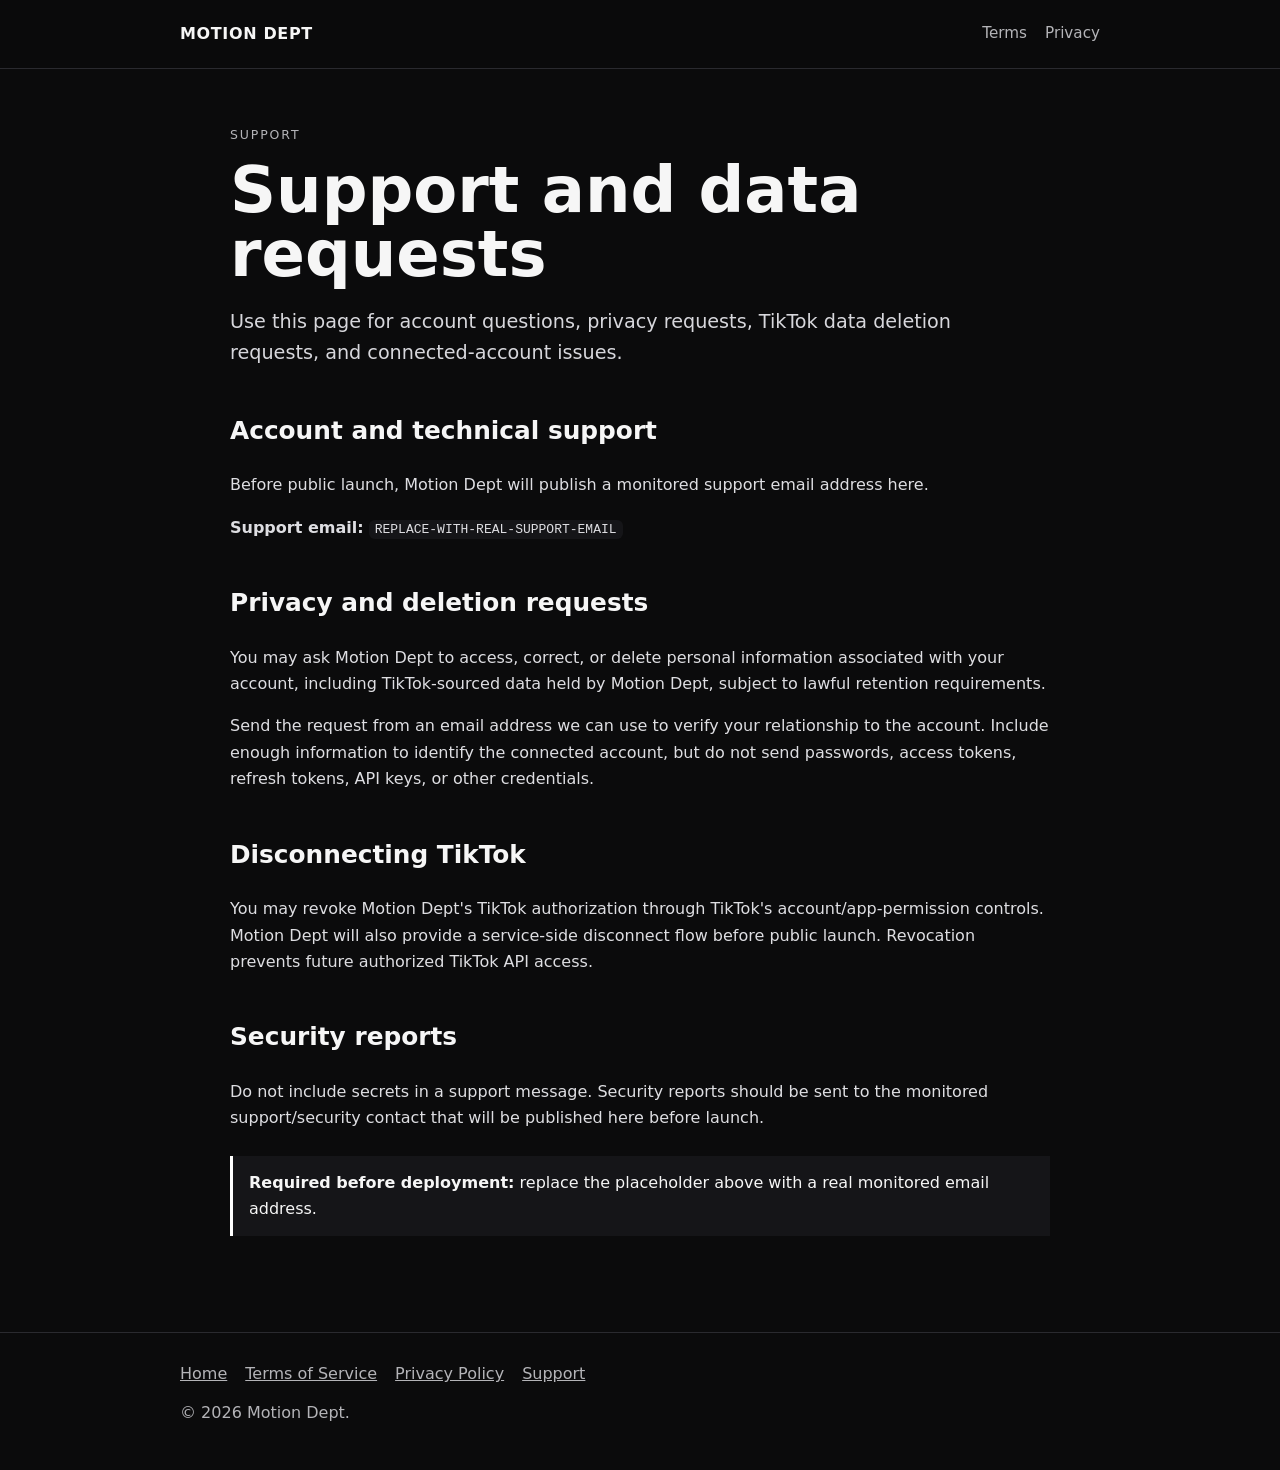
<file: support.html>
<!doctype html>
<html lang="en">
<head>
  <meta charset="utf-8"><meta name="viewport" content="width=device-width,initial-scale=1">
  <title>Support — Motion Dept</title><link rel="stylesheet" href="styles.css">
</head>
<body>
<header><div class="wrap"><nav><a class="brand" href="index.html">MOTION DEPT</a><div class="navlinks"><a href="terms.html">Terms</a><a href="privacy.html">Privacy</a></div></nav></div></header>
<main><article class="wrap legal">
  <div class="kicker">Support</div><h1>Support and data requests</h1>
  <p class="lead">Use this page for account questions, privacy requests, TikTok data deletion requests, and connected-account issues.</p>
  <h2>Account and technical support</h2>
  <p>Before public launch, Motion Dept will publish a monitored support email address here.</p>
  <p><strong>Support email:</strong> <code>REPLACE-WITH-REAL-SUPPORT-EMAIL</code></p>
  <h2>Privacy and deletion requests</h2>
  <p>You may ask Motion Dept to access, correct, or delete personal information associated with your account, including TikTok-sourced data held by Motion Dept, subject to lawful retention requirements.</p>
  <p>Send the request from an email address we can use to verify your relationship to the account. Include enough information to identify the connected account, but do not send passwords, access tokens, refresh tokens, API keys, or other credentials.</p>
  <h2>Disconnecting TikTok</h2>
  <p>You may revoke Motion Dept's TikTok authorization through TikTok's account/app-permission controls. Motion Dept will also provide a service-side disconnect flow before public launch. Revocation prevents future authorized TikTok API access.</p>
  <h2>Security reports</h2>
  <p>Do not include secrets in a support message. Security reports should be sent to the monitored support/security contact that will be published here before launch.</p>
  <div class="notice"><strong>Required before deployment:</strong> replace the placeholder above with a real monitored email address.</div>
</article></main>
<footer><div class="wrap"><div class="links"><a href="index.html">Home</a><a href="terms.html">Terms of Service</a><a href="privacy.html">Privacy Policy</a><a href="support.html">Support</a></div><div>© 2026 Motion Dept.</div></div></footer>
</body></html>
</file>
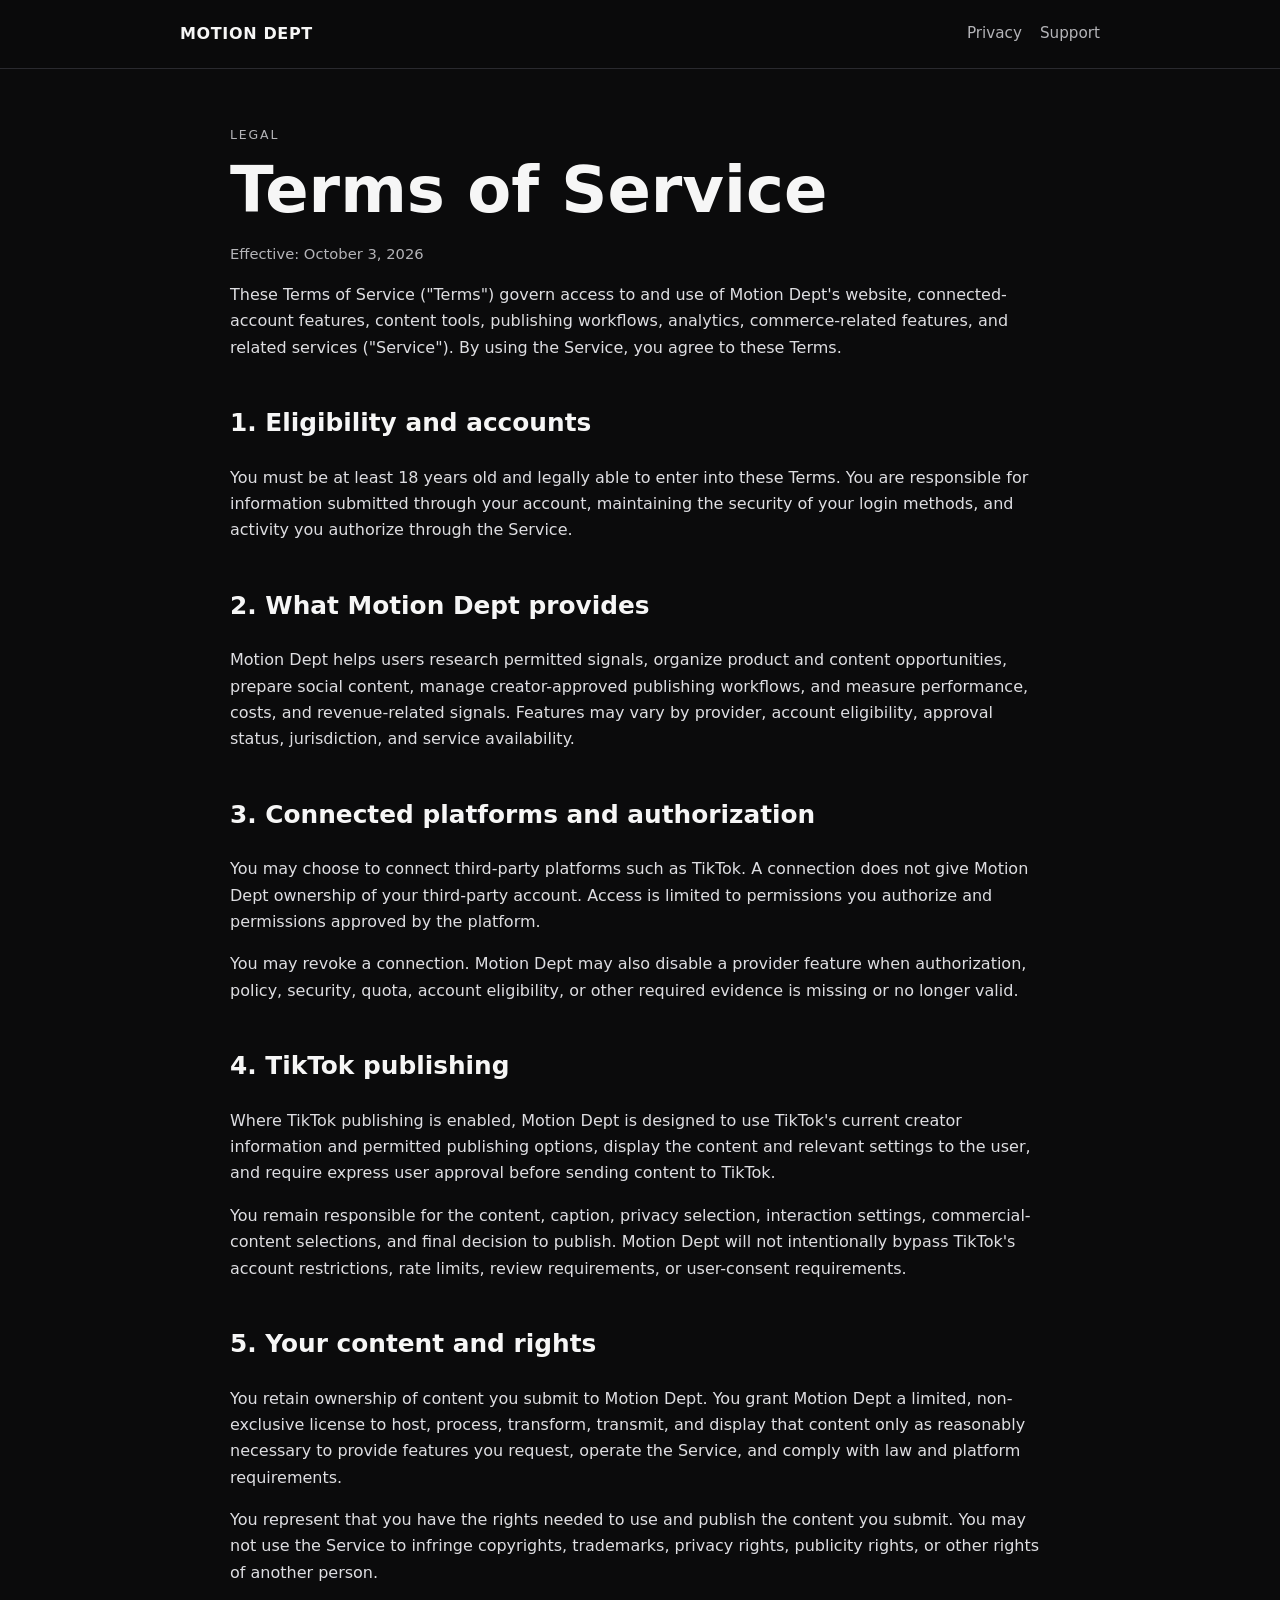
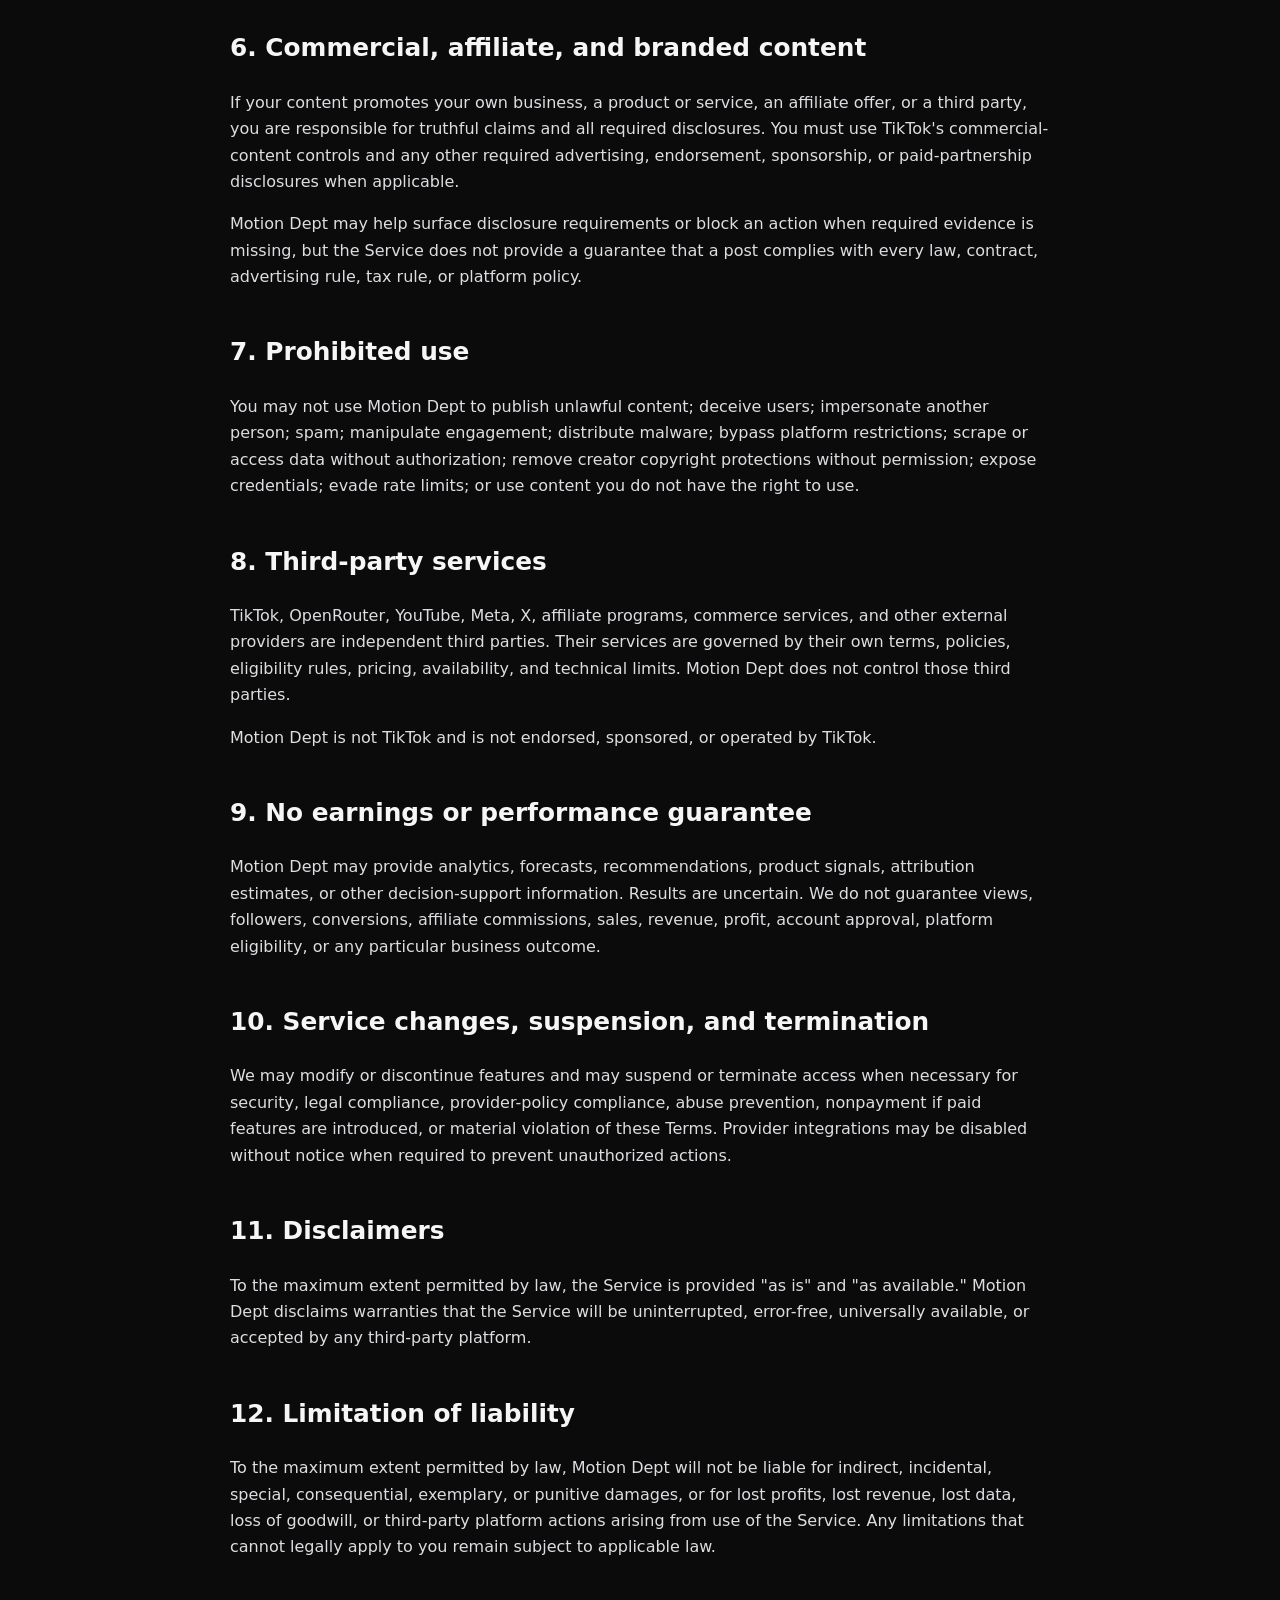
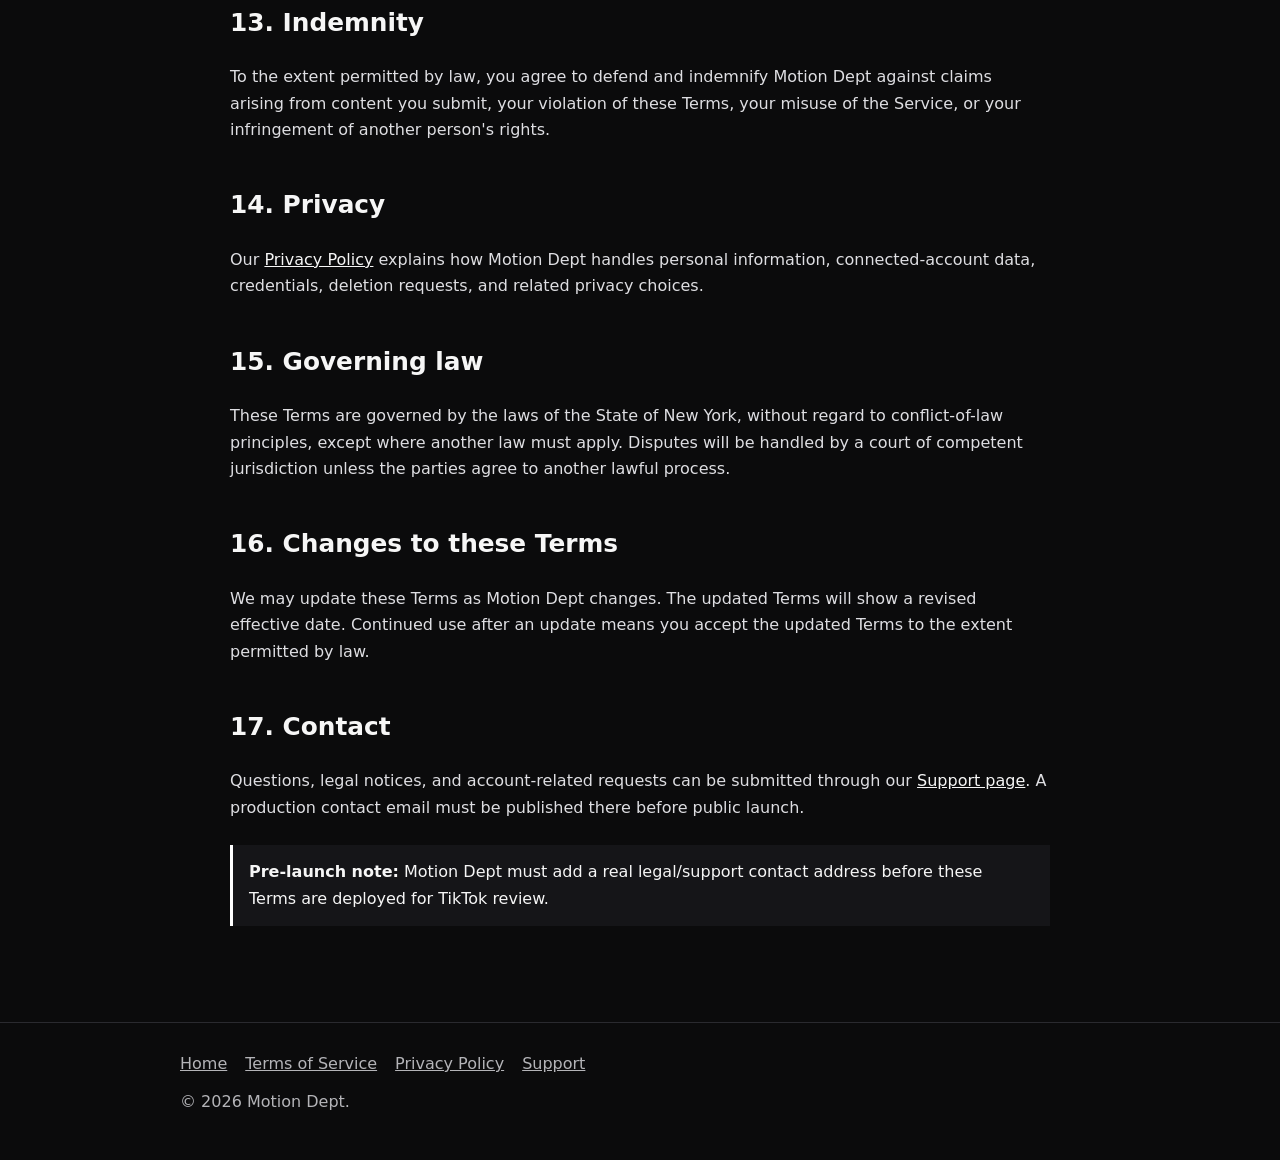
<file: terms.html>
<!doctype html>
<html lang="en">
<head>
  <meta charset="utf-8"><meta name="viewport" content="width=device-width,initial-scale=1">
  <title>Terms of Service — Motion Dept</title><link rel="stylesheet" href="styles.css">
</head>
<body>
<header><div class="wrap"><nav><a class="brand" href="index.html">MOTION DEPT</a><div class="navlinks"><a href="privacy.html">Privacy</a><a href="support.html">Support</a></div></nav></div></header>
<main><article class="wrap legal">
  <div class="kicker">Legal</div><h1>Terms of Service</h1>
  <p class="meta">Effective: October 3, 2026</p>
  <p>These Terms of Service ("Terms") govern access to and use of Motion Dept's website, connected-account features, content tools, publishing workflows, analytics, commerce-related features, and related services ("Service"). By using the Service, you agree to these Terms.</p>
  <h2>1. Eligibility and accounts</h2>
  <p>You must be at least 18 years old and legally able to enter into these Terms. You are responsible for information submitted through your account, maintaining the security of your login methods, and activity you authorize through the Service.</p>
  <h2>2. What Motion Dept provides</h2>
  <p>Motion Dept helps users research permitted signals, organize product and content opportunities, prepare social content, manage creator-approved publishing workflows, and measure performance, costs, and revenue-related signals. Features may vary by provider, account eligibility, approval status, jurisdiction, and service availability.</p>
  <h2>3. Connected platforms and authorization</h2>
  <p>You may choose to connect third-party platforms such as TikTok. A connection does not give Motion Dept ownership of your third-party account. Access is limited to permissions you authorize and permissions approved by the platform.</p>
  <p>You may revoke a connection. Motion Dept may also disable a provider feature when authorization, policy, security, quota, account eligibility, or other required evidence is missing or no longer valid.</p>
  <h2>4. TikTok publishing</h2>
  <p>Where TikTok publishing is enabled, Motion Dept is designed to use TikTok's current creator information and permitted publishing options, display the content and relevant settings to the user, and require express user approval before sending content to TikTok.</p>
  <p>You remain responsible for the content, caption, privacy selection, interaction settings, commercial-content selections, and final decision to publish. Motion Dept will not intentionally bypass TikTok's account restrictions, rate limits, review requirements, or user-consent requirements.</p>
  <h2>5. Your content and rights</h2>
  <p>You retain ownership of content you submit to Motion Dept. You grant Motion Dept a limited, non-exclusive license to host, process, transform, transmit, and display that content only as reasonably necessary to provide features you request, operate the Service, and comply with law and platform requirements.</p>
  <p>You represent that you have the rights needed to use and publish the content you submit. You may not use the Service to infringe copyrights, trademarks, privacy rights, publicity rights, or other rights of another person.</p>
  <h2>6. Commercial, affiliate, and branded content</h2>
  <p>If your content promotes your own business, a product or service, an affiliate offer, or a third party, you are responsible for truthful claims and all required disclosures. You must use TikTok's commercial-content controls and any other required advertising, endorsement, sponsorship, or paid-partnership disclosures when applicable.</p>
  <p>Motion Dept may help surface disclosure requirements or block an action when required evidence is missing, but the Service does not provide a guarantee that a post complies with every law, contract, advertising rule, tax rule, or platform policy.</p>
  <h2>7. Prohibited use</h2>
  <p>You may not use Motion Dept to publish unlawful content; deceive users; impersonate another person; spam; manipulate engagement; distribute malware; bypass platform restrictions; scrape or access data without authorization; remove creator copyright protections without permission; expose credentials; evade rate limits; or use content you do not have the right to use.</p>
  <h2>8. Third-party services</h2>
  <p>TikTok, OpenRouter, YouTube, Meta, X, affiliate programs, commerce services, and other external providers are independent third parties. Their services are governed by their own terms, policies, eligibility rules, pricing, availability, and technical limits. Motion Dept does not control those third parties.</p>
  <p>Motion Dept is not TikTok and is not endorsed, sponsored, or operated by TikTok.</p>
  <h2>9. No earnings or performance guarantee</h2>
  <p>Motion Dept may provide analytics, forecasts, recommendations, product signals, attribution estimates, or other decision-support information. Results are uncertain. We do not guarantee views, followers, conversions, affiliate commissions, sales, revenue, profit, account approval, platform eligibility, or any particular business outcome.</p>
  <h2>10. Service changes, suspension, and termination</h2>
  <p>We may modify or discontinue features and may suspend or terminate access when necessary for security, legal compliance, provider-policy compliance, abuse prevention, nonpayment if paid features are introduced, or material violation of these Terms. Provider integrations may be disabled without notice when required to prevent unauthorized actions.</p>
  <h2>11. Disclaimers</h2>
  <p>To the maximum extent permitted by law, the Service is provided "as is" and "as available." Motion Dept disclaims warranties that the Service will be uninterrupted, error-free, universally available, or accepted by any third-party platform.</p>
  <h2>12. Limitation of liability</h2>
  <p>To the maximum extent permitted by law, Motion Dept will not be liable for indirect, incidental, special, consequential, exemplary, or punitive damages, or for lost profits, lost revenue, lost data, loss of goodwill, or third-party platform actions arising from use of the Service. Any limitations that cannot legally apply to you remain subject to applicable law.</p>
  <h2>13. Indemnity</h2>
  <p>To the extent permitted by law, you agree to defend and indemnify Motion Dept against claims arising from content you submit, your violation of these Terms, your misuse of the Service, or your infringement of another person's rights.</p>
  <h2>14. Privacy</h2>
  <p>Our <a href="privacy.html">Privacy Policy</a> explains how Motion Dept handles personal information, connected-account data, credentials, deletion requests, and related privacy choices.</p>
  <h2>15. Governing law</h2>
  <p>These Terms are governed by the laws of the State of New York, without regard to conflict-of-law principles, except where another law must apply. Disputes will be handled by a court of competent jurisdiction unless the parties agree to another lawful process.</p>
  <h2>16. Changes to these Terms</h2>
  <p>We may update these Terms as Motion Dept changes. The updated Terms will show a revised effective date. Continued use after an update means you accept the updated Terms to the extent permitted by law.</p>
  <h2>17. Contact</h2>
  <p>Questions, legal notices, and account-related requests can be submitted through our <a href="support.html">Support page</a>. A production contact email must be published there before public launch.</p>
  <div class="notice"><strong>Pre-launch note:</strong> Motion Dept must add a real legal/support contact address before these Terms are deployed for TikTok review.</div>
</article></main>
<footer><div class="wrap"><div class="links"><a href="index.html">Home</a><a href="terms.html">Terms of Service</a><a href="privacy.html">Privacy Policy</a><a href="support.html">Support</a></div><div>© 2026 Motion Dept.</div></div></footer>
</body></html>
</file>
<file: styles.css>
/* Motion Dept public site */
:root {
  --bg: #0b0b0c;
  --panel: #151518;
  --text: #f6f6f6;
  --muted: #b4b4b8;
  --line: #2a2a2f;
  --accent: #ffffff;
  --max: 920px;
}
* { box-sizing: border-box; }
html { scroll-behavior: smooth; }
body {
  margin: 0;
  font-family: Inter, ui-sans-serif, system-ui, -apple-system, BlinkMacSystemFont, "Segoe UI", sans-serif;
  background: var(--bg);
  color: var(--text);
  line-height: 1.65;
}
a { color: var(--text); }
.wrap { width: min(var(--max), calc(100% - 40px)); margin: 0 auto; }
header { border-bottom: 1px solid var(--line); background: rgba(11,11,12,.96); position: sticky; top: 0; z-index: 5; }
nav { min-height: 68px; display: flex; align-items: center; justify-content: space-between; gap: 24px; }
.brand { font-weight: 800; letter-spacing: .04em; text-decoration: none; }
.navlinks { display: flex; flex-wrap: wrap; gap: 18px; }
.navlinks a { color: var(--muted); text-decoration: none; font-size: .95rem; }
.navlinks a:hover { color: var(--text); }
main { padding: 56px 0 72px; }
.hero { padding: 52px 0 30px; }
.kicker { color: var(--muted); text-transform: uppercase; letter-spacing: .15em; font-size: .78rem; }
h1 { font-size: clamp(2.4rem, 7vw, 5rem); line-height: 1; margin: 12px 0 20px; max-width: 850px; }
h2 { margin-top: 42px; font-size: 1.55rem; }
h3 { margin-top: 28px; font-size: 1.1rem; }
p, li { color: #dedee2; }
.lead { font-size: 1.2rem; color: #d7d7dc; max-width: 760px; }
.grid { display: grid; grid-template-columns: repeat(3, 1fr); gap: 16px; margin-top: 30px; }
.card { background: var(--panel); border: 1px solid var(--line); border-radius: 16px; padding: 22px; }
.card h3 { margin-top: 0; }
.notice { border-left: 3px solid var(--accent); padding: 14px 16px; background: var(--panel); margin: 24px 0; }
.legal { max-width: 820px; }
.legal h1 { font-size: clamp(2.2rem, 6vw, 4rem); }
.meta { color: var(--muted); font-size: .92rem; }
footer { border-top: 1px solid var(--line); padding: 28px 0 44px; color: var(--muted); }
footer .links { display: flex; gap: 18px; flex-wrap: wrap; margin-bottom: 12px; }
footer a { color: var(--muted); }
code { background: var(--panel); padding: 2px 6px; border-radius: 6px; }
@media (max-width: 760px) {
  .grid { grid-template-columns: 1fr; }
  nav { align-items: flex-start; flex-direction: column; padding: 16px 0; }
  main { padding-top: 30px; }
}
</file>
